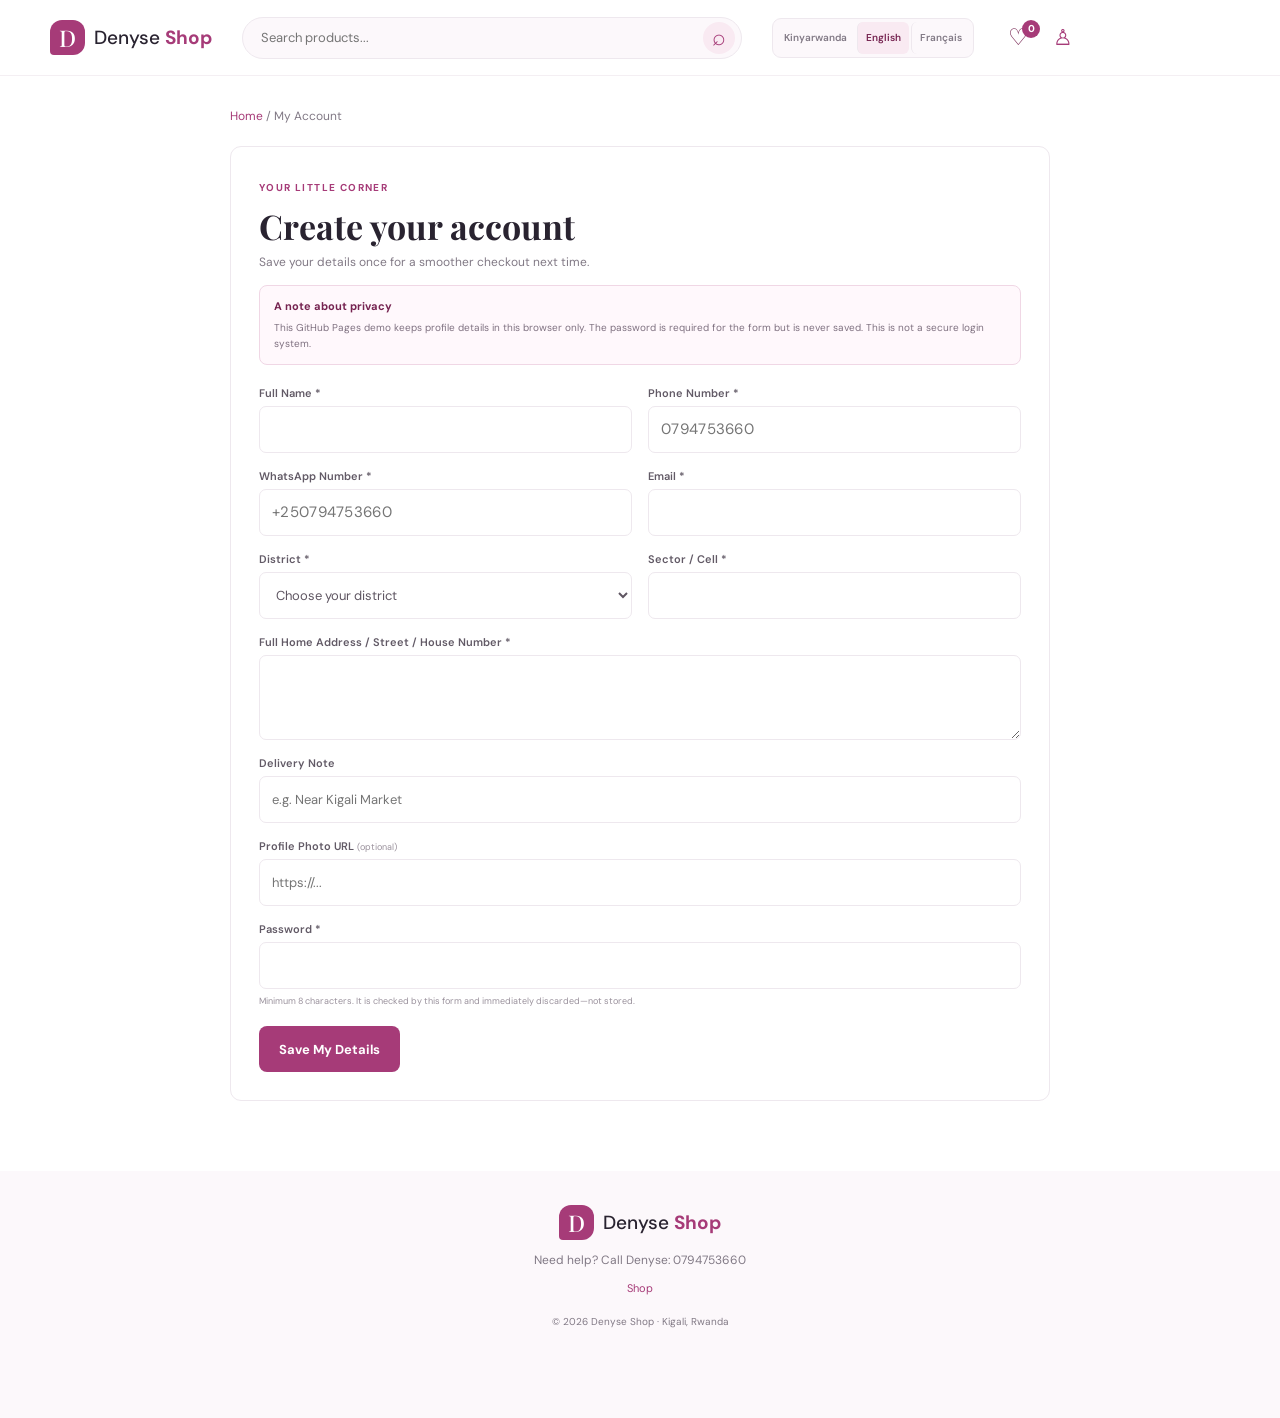
<file: account.html>
<!doctype html>
<html lang="en">
<head><meta charset="utf-8"><meta name="viewport" content="width=device-width, initial-scale=1"><meta name="theme-color" content="#a63b78"><meta name="description" content="Create or update your Denyse Shop customer details."><title>My Account | Denyse Shop</title><link rel="preconnect" href="https://fonts.googleapis.com"><link rel="preconnect" href="https://fonts.gstatic.com" crossorigin><link href="https://fonts.googleapis.com/css2?family=DM+Sans:wght@400;500;600;700&family=Playfair+Display:wght@600;700&display=swap" rel="stylesheet"><link rel="stylesheet" href="style.css"><script src="products.js" defer></script><script src="script.js" defer></script></head>
<body data-page="account">
  <header class="site-header"><a class="brand" href="index.html"><span class="brand-mark">D</span><span>Denyse <b>Shop</b></span></a><form class="header-search" action="shop.html"><label class="sr-only" for="search-input">Search products</label><input id="search-input" name="q" placeholder="Search products..."><button class="search-button" aria-label="Search">⌕</button></form><div class="header-actions"><a class="header-icon-link" href="cart.html" aria-label="Shopping cart">♡<span class="cart-count" data-cart-count>0</span></a><a class="header-icon-link account-icon selected" href="account.html" aria-label="My account">♙</a></div></header>
  <main class="subpage-main account-main"><p class="breadcrumb"><a href="index.html">Home</a> / My Account</p>
    <section class="account-form-panel panel" id="account-form-panel"><div class="account-form-heading"><span class="eyebrow">YOUR LITTLE CORNER</span><h1 class="page-title" id="account-form-title">Create your account</h1><p>Save your details once for a smoother checkout next time.</p></div>
      <div class="privacy-notice"><strong>A note about privacy</strong><span>This GitHub Pages demo keeps profile details in this browser only. The password is required for the form but is never saved. This is not a secure login system.</span></div>
      <form id="account-form" novalidate><div class="form-grid">
        <div class="form-field"><label for="account-name">Full Name *</label><input class="form-control" id="account-name" name="name" autocomplete="name" required></div>
        <div class="form-field"><label for="account-phone">Phone Number *</label><input class="form-control large-input" id="account-phone" name="phone" type="tel" inputmode="tel" autocomplete="tel" placeholder="0794753660" required></div>
        <div class="form-field"><label for="account-whatsapp">WhatsApp Number *</label><input class="form-control large-input" id="account-whatsapp" name="whatsapp" type="tel" inputmode="tel" placeholder="+250794753660" required></div>
        <div class="form-field"><label for="account-email">Email *</label><input class="form-control" id="account-email" name="email" type="email" autocomplete="email" required></div>
        <div class="form-field"><label for="account-district">District *</label><select class="form-control" id="account-district" name="district" required><option value="">Choose your district</option><option>Gasabo</option><option>Kicukiro</option><option>Nyarugenge</option><option>Other</option></select></div>
        <div class="form-field"><label for="account-sector">Sector / Cell *</label><input class="form-control" id="account-sector" name="sector" autocomplete="address-level3" required></div>
        <div class="form-field full"><label for="account-address">Full Home Address / Street / House Number *</label><textarea class="form-control" id="account-address" name="address" autocomplete="street-address" required></textarea></div>
        <div class="form-field full"><label for="account-note">Delivery Note</label><input class="form-control" id="account-note" name="note" placeholder="e.g. Near Kigali Market"></div>
        <div class="form-field full"><label for="account-photo">Profile Photo URL <span class="optional-label">(optional)</span></label><input class="form-control" id="account-photo" name="photo" type="url" placeholder="https://..."></div>
        <div class="form-field full"><label for="account-password">Password *</label><input class="form-control" id="account-password" name="password" type="password" minlength="8" autocomplete="new-password" required><small class="field-help">Minimum 8 characters. It is checked by this form and immediately discarded—not stored.</small></div>
      </div><div class="account-form-actions"><button class="button button-primary" id="account-save-button" type="submit">Save My Details</button><button class="button button-outline hidden" id="account-cancel-button" type="button">Cancel</button></div></form>
    </section>
    <section class="customer-dashboard hidden" id="customer-dashboard"></section>
  </main>
  <footer class="site-footer"><a class="brand brand-footer" href="index.html"><span class="brand-mark">D</span><span>Denyse <b>Shop</b></span></a><p>Need help? <a href="tel:+250794753660">Call Denyse: 0794753660</a></p><div class="footer-links"><a href="shop.html">Shop</a></div><small>© <span data-year></span> Denyse Shop · Kigali, Rwanda</small></footer>
  <nav class="mobile-nav" aria-label="Main navigation"><a href="index.html"><span>⌂</span>Home</a><a href="shop.html"><span>▦</span>Shop</a><a href="cart.html"><span>♡<i class="nav-cart-count" data-cart-count>0</i></span>Cart</a><a class="active" href="account.html#orders"><span>▤</span>My Orders</a><a class="active" href="account.html"><span>♙</span>Account</a></nav>
<script src="language.js"></script></body></html>
</file>
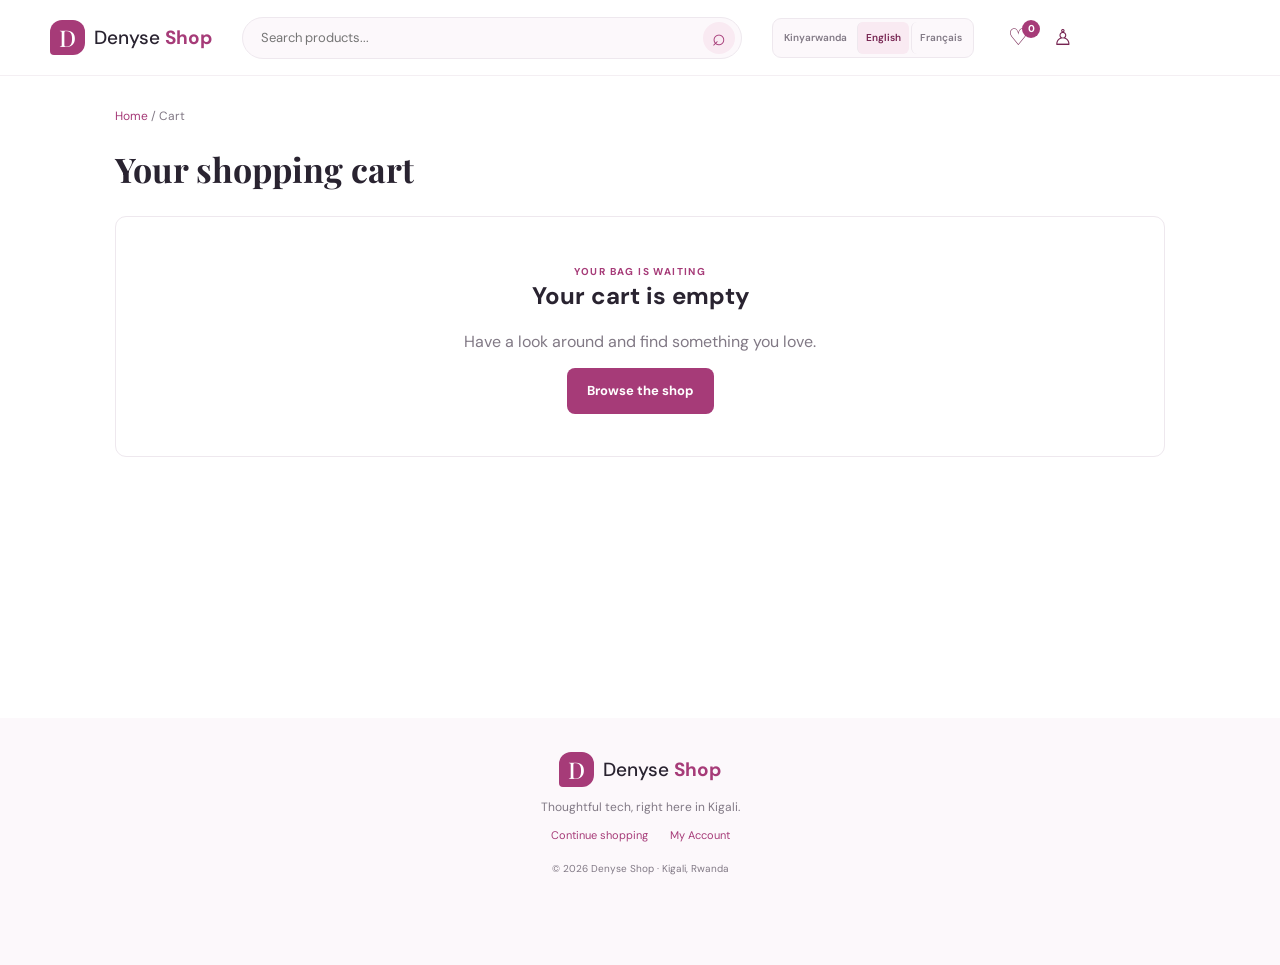
<file: cart.html>
<!doctype html>
<html lang="en">
<head><meta charset="utf-8"><meta name="viewport" content="width=device-width, initial-scale=1"><meta name="theme-color" content="#a63b78"><title>Your Cart | Denyse Shop</title><link rel="preconnect" href="https://fonts.googleapis.com"><link rel="preconnect" href="https://fonts.gstatic.com" crossorigin><link href="https://fonts.googleapis.com/css2?family=DM+Sans:wght@400;500;600;700&family=Playfair+Display:wght@600;700&display=swap" rel="stylesheet"><link rel="stylesheet" href="style.css"><script src="products.js" defer></script><script src="script.js" defer></script></head>
<body data-page="cart">
  <header class="site-header"><a class="brand" href="index.html"><span class="brand-mark">D</span><span>Denyse <b>Shop</b></span></a><form class="header-search" action="shop.html"><label class="sr-only" for="search-input">Search products</label><input id="search-input" name="q" placeholder="Search products..."><button class="search-button" aria-label="Search">⌕</button></form><div class="header-actions"><a class="header-icon-link" href="cart.html" aria-label="Shopping cart">♡<span class="cart-count" data-cart-count>0</span></a><a class="header-icon-link account-icon" href="account.html" aria-label="My account">♙</a></div></header>
  <main class="subpage-main"><p class="breadcrumb"><a href="index.html">Home</a> / Cart</p><h1 class="page-title">Your shopping cart</h1><div id="cart-content"></div></main>
  <footer class="site-footer"><a class="brand brand-footer" href="index.html"><span class="brand-mark">D</span><span>Denyse <b>Shop</b></span></a><p>Thoughtful tech, right here in Kigali.</p><div class="footer-links"><a href="shop.html">Continue shopping</a><a href="account.html">My Account</a></div><small>© <span data-year></span> Denyse Shop · Kigali, Rwanda</small></footer>
  <nav class="mobile-nav" aria-label="Main navigation"><a href="index.html"><span>⌂</span>Home</a><a href="shop.html"><span>▦</span>Shop</a><a class="active" href="cart.html"><span>♡<i class="nav-cart-count" data-cart-count>0</i></span>Cart</a><a href="account.html#orders"><span>▤</span>My Orders</a><a href="account.html"><span>♙</span>Account</a></nav>
<script src="language.js"></script></body></html>
</file>
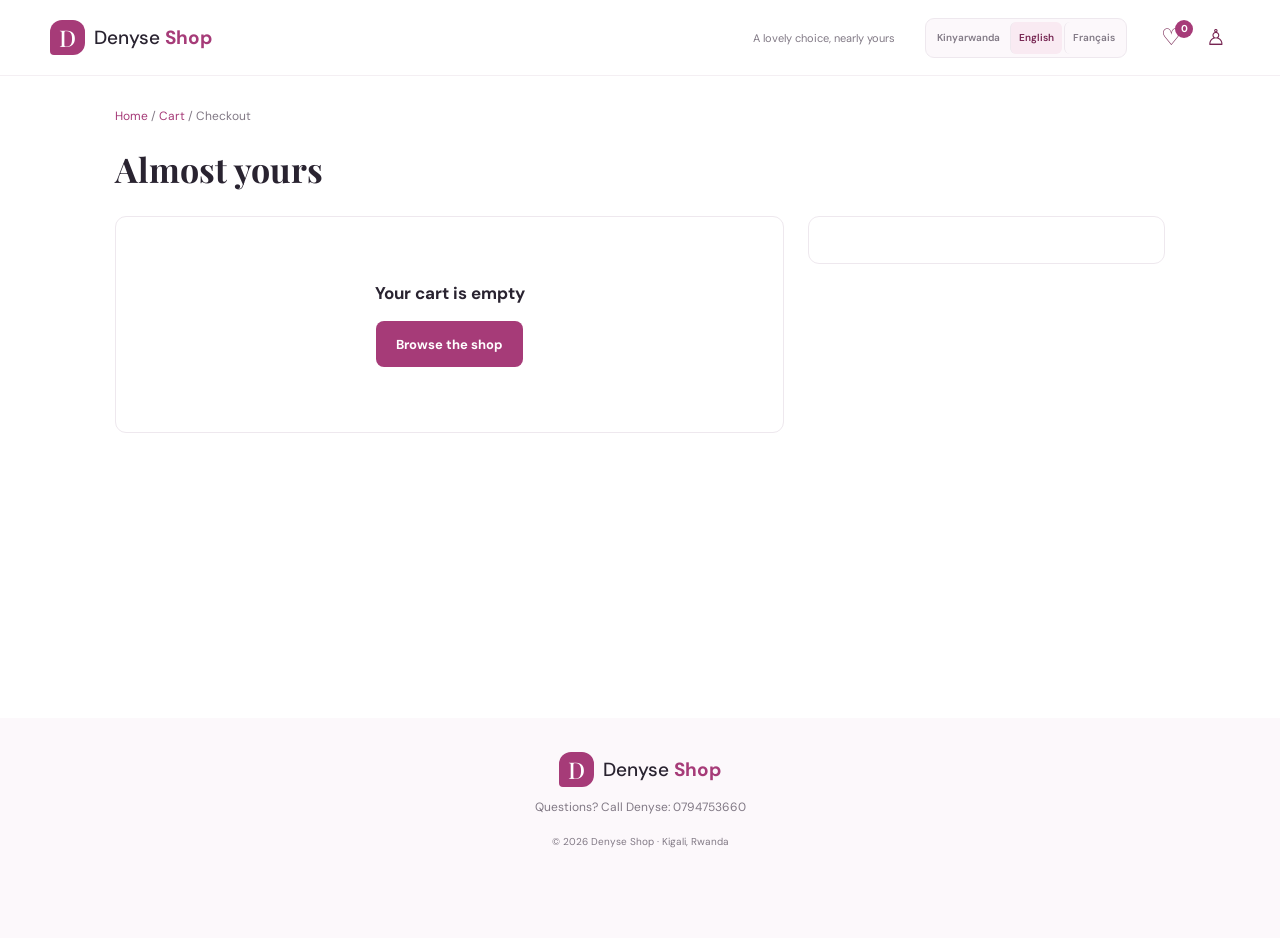
<file: checkout.html>
<!doctype html>
<html lang="en">
<head><meta charset="utf-8"><meta name="viewport" content="width=device-width, initial-scale=1"><meta name="theme-color" content="#a63b78"><title>Checkout | Denyse Shop</title><link rel="preconnect" href="https://fonts.googleapis.com"><link rel="preconnect" href="https://fonts.gstatic.com" crossorigin><link href="https://fonts.googleapis.com/css2?family=DM+Sans:wght@400;500;600;700&family=Playfair+Display:wght@600;700&display=swap" rel="stylesheet"><link rel="stylesheet" href="style.css"><script src="products.js" defer></script><script src="script.js" defer></script></head>
<body data-page="checkout">
  <header class="site-header"><a class="brand" href="index.html"><span class="brand-mark">D</span><span>Denyse <b>Shop</b></span></a><span class="checkout-header-note">A lovely choice, nearly yours</span><div class="header-actions"><a class="header-icon-link" href="cart.html" aria-label="Shopping cart">♡<span class="cart-count" data-cart-count>0</span></a><a class="header-icon-link account-icon" href="account.html" aria-label="My account">♙</a></div></header>
  <main class="subpage-main"><p class="breadcrumb"><a href="index.html">Home</a> / <a href="cart.html">Cart</a> / Checkout</p><h1 class="page-title">Almost yours</h1>
    <div class="checkout-layout"><form class="panel checkout-form" id="checkout-form">
      <section class="delivery-section"><div class="checkout-section-heading"><div><span class="eyebrow">DELIVERY IN KIGALI</span><h2>Delivery Details</h2></div><a class="text-link" id="edit-delivery-link" href="account.html">Edit</a></div>
        <div id="delivery-summary"></div>
        <div id="guest-delivery" class="hidden"><p class="guest-hint">Add your delivery details. <a href="account.html">Create an account</a> to save them for next time.</p><div class="form-grid">
          <div class="form-field full"><label for="guest-name">Full Name *</label><input class="form-control" id="guest-name" name="name" autocomplete="name"></div>
          <div class="form-field"><label for="guest-phone">Phone Number *</label><input class="form-control" id="guest-phone" name="phone" type="tel" inputmode="tel" autocomplete="tel"></div>
          <div class="form-field"><label for="guest-whatsapp">WhatsApp Number</label><input class="form-control" id="guest-whatsapp" name="whatsapp" type="tel" inputmode="tel"></div>
          <div class="form-field full"><label for="guest-email">Email</label><input class="form-control" id="guest-email" name="email" type="email" autocomplete="email"></div>
          <div class="form-field"><label for="guest-district">District *</label><select class="form-control" id="guest-district" name="district"><option value="">Choose district</option><option>Gasabo</option><option>Kicukiro</option><option>Nyarugenge</option><option>Other</option></select></div>
          <div class="form-field"><label for="guest-sector">Sector / Cell</label><input class="form-control" id="guest-sector" name="sector"></div>
          <div class="form-field full"><label for="guest-address">Full Address *</label><textarea class="form-control" id="guest-address" name="address"></textarea></div>
          <div class="form-field full"><label for="guest-note">Delivery Note</label><input class="form-control" id="guest-note" name="note" placeholder="e.g. Near Kigali Market"></div>
        </div></div>
      </section>
      <section class="payment-section"><h2>Choose payment</h2><div class="payment-options">
        <label class="payment-option"><input type="radio" name="payment" value="MTN MoMo" required> <span class="payment-logo mtn-logo">M</span><span>MTN MoMo<small>Pay to Denyse Shop · 0794753660</small></span></label>
        <label class="payment-option"><input type="radio" name="payment" value="Airtel Money"> <span class="payment-logo airtel-logo">A</span><span>Airtel Money<small>Confirm payment with Denyse</small></span></label>
        <label class="payment-option"><input type="radio" name="payment" value="Cash on Delivery"> <span class="payment-logo cash-logo">♡</span><span>Cash on Delivery<small>Pay when your order arrives</small></span></label>
      </div><div class="notice hidden" id="payment-notice" role="status"></div><div class="privacy-notice compact-notice"><strong>Payment safety</strong><span>This static website does not process mobile-money payments and never asks for your PIN.</span></div></section>
      <button class="button button-primary full-width place-order-button" type="submit">Place My Order <span aria-hidden="true">→</span></button>
    </form><aside class="panel checkout-summary-panel" id="checkout-summary"></aside></div>
  </main>
  <dialog class="payment-dialog" id="payment-dialog" aria-labelledby="payment-dialog-title"><h2 id="payment-dialog-title">Mobile money payment</h2><p id="payment-dialog-message"></p><button class="button button-primary" type="button" onclick="document.getElementById('payment-dialog').close()">Got it</button></dialog>
  <footer class="site-footer"><a class="brand brand-footer" href="index.html"><span class="brand-mark">D</span><span>Denyse <b>Shop</b></span></a><p>Questions? <a href="tel:+250794753660">Call Denyse: 0794753660</a></p><small>© <span data-year></span> Denyse Shop · Kigali, Rwanda</small></footer>
  <nav class="mobile-nav" aria-label="Main navigation"><a href="index.html"><span>⌂</span>Home</a><a href="shop.html"><span>▦</span>Shop</a><a class="active" href="cart.html"><span>♡<i class="nav-cart-count" data-cart-count>0</i></span>Cart</a><a href="account.html#orders"><span>▤</span>My Orders</a><a href="account.html"><span>♙</span>Account</a></nav>
<script src="language.js"></script></body></html>
</file>
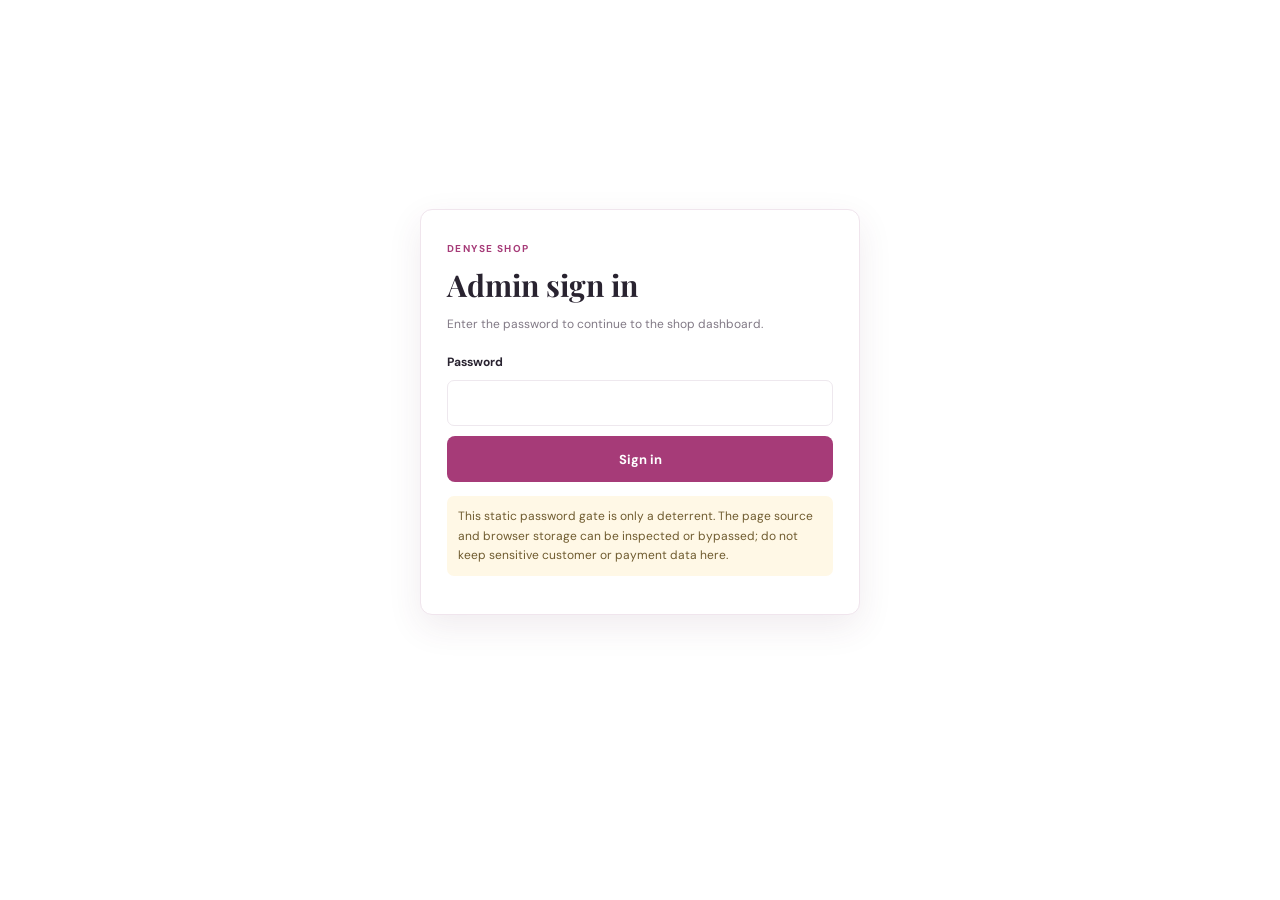
<file: denyse-230-secret.html>
<!doctype html>
<html lang="en">
<head>
  <meta charset="utf-8">
  <meta name="viewport" content="width=device-width, initial-scale=1">
  <meta name="theme-color" content="#a63b78">
  <meta name="description" content="Denyse Shop private admin page.">
  <meta name="robots" content="noindex, nofollow">
  <title>Admin Sign In | Denyse Shop</title>
  <link rel="preconnect" href="https://fonts.googleapis.com">
  <link rel="preconnect" href="https://fonts.gstatic.com" crossorigin>
  <link href="https://fonts.googleapis.com/css2?family=DM+Sans:wght@400;500;600;700&family=Playfair+Display:wght@600;700&display=swap" rel="stylesheet">
  <link rel="stylesheet" href="style.css">
  <script src="products.js" defer></script>
  <script src="script.js" defer></script>
</head>
<body data-page="secret-admin">
  <main class="admin-login-page" id="admin-login">
    <section class="admin-login-card">
      <span class="eyebrow">DENYSE SHOP</span>
      <h1>Admin sign in</h1>
      <p>Enter the password to continue to the shop dashboard.</p>
      <form class="admin-login-form" id="admin-login-form">
        <label for="admin-password">Password</label>
        <input class="form-control" id="admin-password" type="password" autocomplete="current-password" required>
        <button class="button button-primary" type="submit">Sign in</button>
        <p class="admin-login-error" id="admin-login-error" role="alert" aria-live="assertive" hidden></p>
      </form>
      <p class="admin-gate-notice">This static password gate is only a deterrent. The page source and browser storage can be inspected or bypassed; do not keep sensitive customer or payment data here.</p>
    </section>
  </main>
  <div id="admin-content" hidden>
    <header class="site-header"><a class="brand" href="index.html"><span class="brand-mark">D</span><span>Denyse <b>Shop</b></span></a><span class="admin-header-label">LOCAL ADMIN DASHBOARD</span><div class="header-actions"><a class="header-icon-link" href="cart.html" aria-label="Shopping cart">♡<span class="cart-count" data-cart-count>0</span></a><a class="header-icon-link account-icon" href="index.html" aria-label="Back to shop">⌂</a></div></header>
    <main class="subpage-main admin-main">
      <p class="breadcrumb"><a href="index.html">Home</a> / Admin Dashboard</p>
      <h1 class="page-title">Denyse's shop dashboard</h1>
      <div class="privacy-notice admin-warning"><strong>Important</strong><span>This GitHub Pages password gate is only a deterrent. The page and LocalStorage data can be inspected or bypassed. Customer records from other devices cannot appear here; do not store sensitive data in this static dashboard.</span></div>
      <section class="admin-stats" id="admin-stats"></section>
      <section class="admin-section panel">
        <div class="admin-section-heading"><div><span class="eyebrow">YOUR COMMUNITY</span><h2>Customers</h2></div><label class="admin-search"><span class="sr-only">Search customers</span><input id="customer-search" type="search" placeholder="Search name or phone"></label></div>
        <div class="table-wrap"><table class="data-table"><thead><tr><th>Customer</th><th>Phone / WhatsApp</th><th>District</th><th>Address</th><th>Orders</th><th>Total spent</th><th></th></tr></thead><tbody id="admin-customers"></tbody></table></div>
        <p class="table-empty hidden" id="customers-empty">No customers saved in this browser yet.</p>
      </section>
      <section class="admin-section panel">
        <div class="admin-section-heading"><div><span class="eyebrow">KEEP THINGS MOVING</span><h2>Orders</h2></div><span class="section-count" id="order-count"></span></div>
        <div class="table-wrap"><table class="data-table"><thead><tr><th>Order ID</th><th>Customer</th><th>Phone</th><th>Address</th><th>Products bought</th><th>Total price</th><th>Payment</th><th>Status</th></tr></thead><tbody id="admin-orders"></tbody></table></div>
        <p class="table-empty hidden" id="orders-empty">No orders yet.</p>
      </section>
      <section class="admin-section panel">
        <div class="admin-section-heading"><div><span class="eyebrow">THE COLLECTION</span><h2>Products</h2></div><span class="section-count" id="product-count"></span></div>
        <details class="admin-add-product">
          <summary id="product-form-summary">＋ Add a product</summary>
          <form id="admin-product-form">
            <div class="form-grid">
              <div class="form-field"><label for="admin-product-name">Name</label><input class="form-control" id="admin-product-name" name="name" required></div>
              <div class="form-field"><label for="admin-product-category">Category</label><select class="form-control" id="admin-product-category" name="category"><option>Telephone</option><option>Tablet</option><option>Headphone</option><option>Mouse</option><option>Cable</option><option>Machine</option></select></div>
              <div class="form-field"><label for="admin-product-price">Price (RWF)</label><input class="form-control" id="admin-product-price" name="price" type="number" min="1" required></div>
              <div class="form-field"><label for="admin-product-stock">Stock</label><input class="form-control" id="admin-product-stock" name="stock" type="number" min="0" value="0" required></div>
              <div class="form-field full"><label for="admin-product-image">Photo URL (optional)</label><input class="form-control" id="admin-product-image" name="image" type="url"></div>
              <div class="form-field full"><label for="admin-product-description">Description</label><textarea class="form-control" id="admin-product-description" name="description" required></textarea></div>
            </div>
            <div class="admin-form-actions"><button class="button button-primary" id="admin-product-save" type="submit">Save Product</button><button class="button button-outline hidden" id="admin-product-cancel" type="button">Cancel edit</button></div>
          </form>
        </details>
        <div class="table-wrap"><table class="data-table"><thead><tr><th>Product</th><th>Category</th><th>Price</th><th>Stock</th><th>Actions</th></tr></thead><tbody id="admin-products"></tbody></table></div>
      </section>
    </main>
    <dialog class="customer-dialog" id="customer-dialog" aria-labelledby="customer-dialog-title">
      <div class="dialog-heading"><div><span class="eyebrow">CUSTOMER DETAILS</span><h2 id="customer-dialog-title">Customer</h2></div><button class="dialog-close" type="button" aria-label="Close customer details">×</button></div>
      <div id="customer-dialog-body"></div>
    </dialog>
    <footer class="site-footer"><a class="brand brand-footer" href="index.html"><span class="brand-mark">D</span><span>Denyse <b>Shop</b></span></a><p>Admin dashboard · Kigali, Rwanda</p><div class="footer-links"><a href="shop.html">View shop</a><a href="account.html">Customer account</a></div><small>© <span data-year></span> Denyse Shop</small></footer>
  </div>
</body>
</html>
</file>
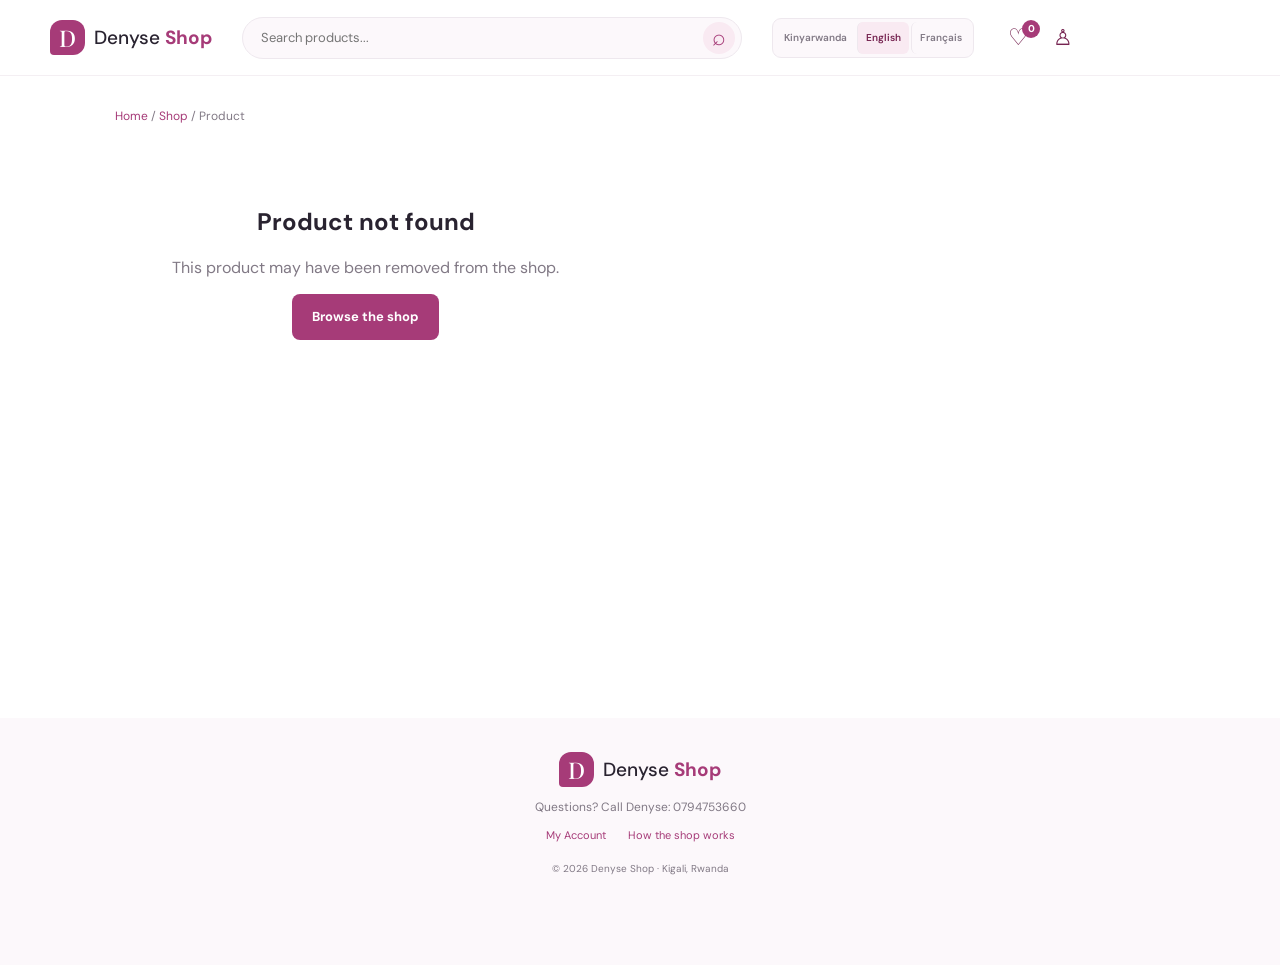
<file: product.html>
<!doctype html>
<html lang="en">
<head><meta charset="utf-8"><meta name="viewport" content="width=device-width, initial-scale=1"><meta name="theme-color" content="#a63b78"><title>Product | Denyse Shop</title><link rel="preconnect" href="https://fonts.googleapis.com"><link rel="preconnect" href="https://fonts.gstatic.com" crossorigin><link href="https://fonts.googleapis.com/css2?family=DM+Sans:wght@400;500;600;700&family=Playfair+Display:wght@600;700&display=swap" rel="stylesheet"><link rel="stylesheet" href="style.css"><script src="products.js" defer></script><script src="script.js" defer></script></head>
<body data-page="product">
  <header class="site-header"><a class="brand" href="index.html"><span class="brand-mark">D</span><span>Denyse <b>Shop</b></span></a><form class="header-search" action="shop.html"><label class="sr-only" for="search-input">Search products</label><input id="search-input" name="q" placeholder="Search products..."><button class="search-button" aria-label="Search">⌕</button></form><div class="header-actions"><a class="header-icon-link" href="cart.html" aria-label="Shopping cart">♡<span class="cart-count" data-cart-count>0</span></a><a class="header-icon-link account-icon" href="account.html" aria-label="My account">♙</a></div></header>
  <main class="subpage-main"><p class="breadcrumb"><a href="index.html">Home</a> / <a href="shop.html">Shop</a> / Product</p><div class="detail-layout" id="product-detail"></div></main>
  <footer class="site-footer"><a class="brand brand-footer" href="index.html"><span class="brand-mark">D</span><span>Denyse <b>Shop</b></span></a><p>Questions? <a href="tel:+250794753660">Call Denyse: 0794753660</a></p><div class="footer-links"><a href="account.html">My Account</a><a href="system-design.html">How the shop works</a></div><small>© <span data-year></span> Denyse Shop · Kigali, Rwanda</small></footer>
  <nav class="mobile-nav" aria-label="Main navigation"><a href="index.html"><span>⌂</span>Home</a><a class="active" href="shop.html"><span>▦</span>Shop</a><a href="cart.html"><span>♡<i class="nav-cart-count" data-cart-count>0</i></span>Cart</a><a href="account.html#orders"><span>▤</span>My Orders</a><a href="account.html"><span>♙</span>Account</a></nav>
<script src="language.js"></script></body></html>
</file>
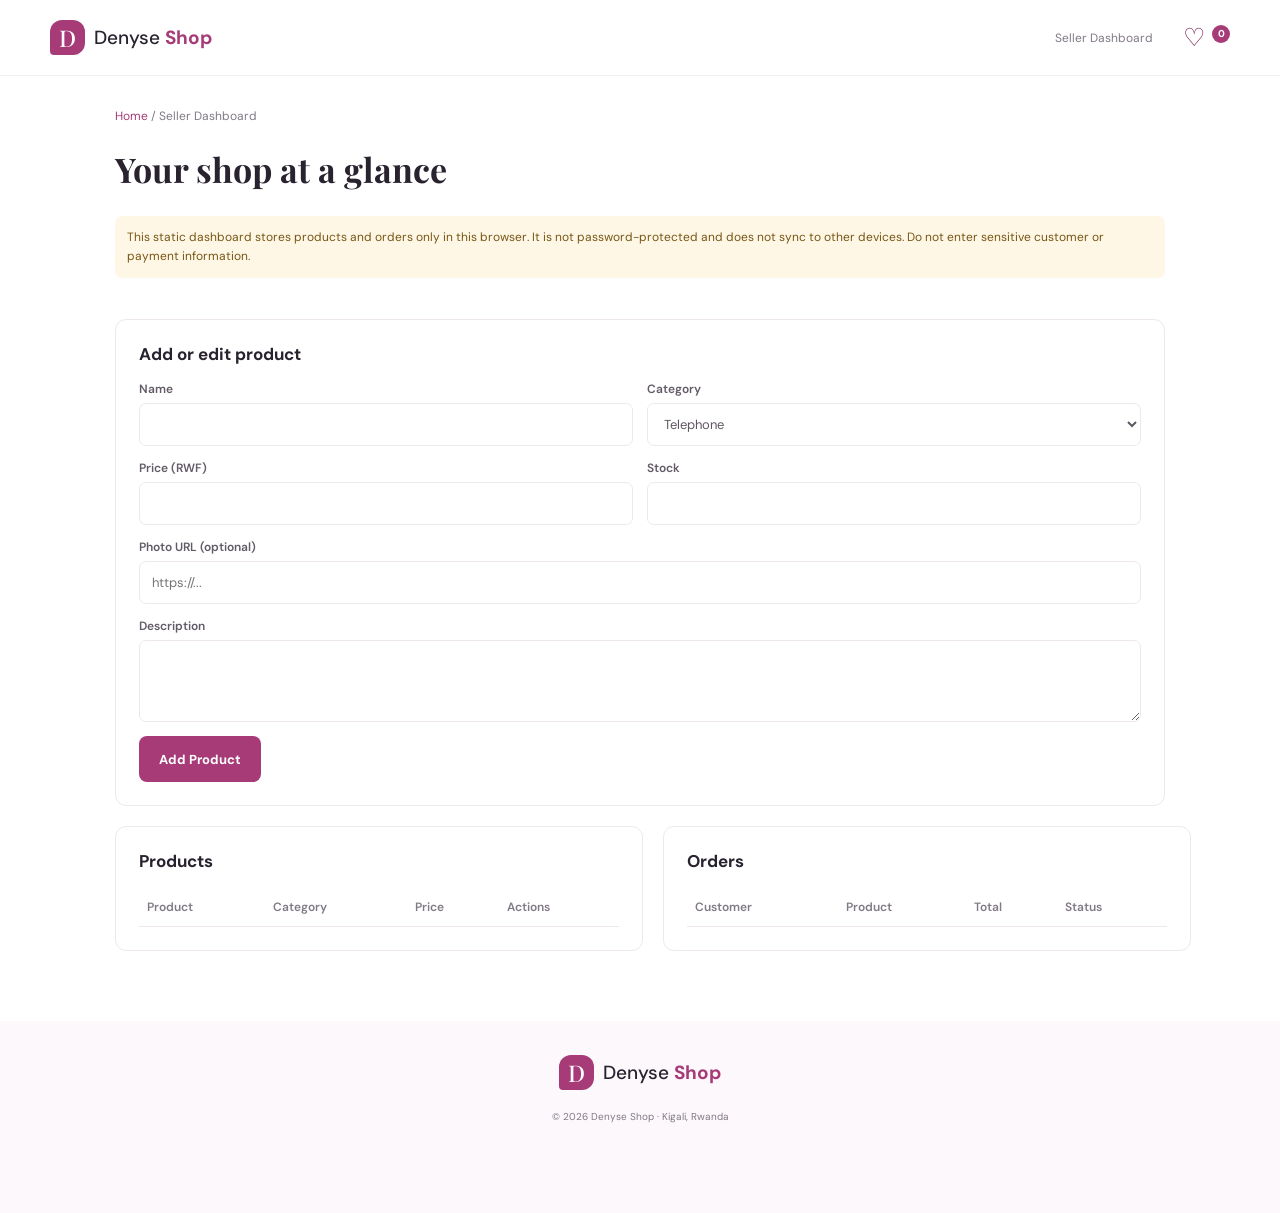
<file: seller.html>
<!doctype html>
<html lang="en">
<head><meta charset="utf-8"><meta name="viewport" content="width=device-width, initial-scale=1"><meta name="theme-color" content="#a63b78"><title>Seller Dashboard | Denyse Shop</title><link rel="preconnect" href="https://fonts.googleapis.com"><link rel="preconnect" href="https://fonts.gstatic.com" crossorigin><link href="https://fonts.googleapis.com/css2?family=DM+Sans:wght@400;500;600;700&family=Playfair+Display:wght@600;700&display=swap" rel="stylesheet"><link rel="stylesheet" href="style.css"><script src="products.js" defer></script><script src="script.js" defer></script></head>
<body data-page="seller">
  <header class="site-header"><a class="brand" href="index.html"><span class="brand-mark">D</span><span>Denyse <b>Shop</b></span></a><span style="margin-left:auto;color:var(--muted);font-size:12px">Seller Dashboard</span><a class="header-cart" href="cart.html" aria-label="Open cart">♡ <span class="cart-count" data-cart-count>0</span></a></header>
  <main class="subpage-main"><p class="breadcrumb"><a href="index.html">Home</a> / Seller Dashboard</p><h1 class="page-title">Your shop at a glance</h1><p class="notice">This static dashboard stores products and orders only in this browser. It is not password-protected and does not sync to other devices. Do not enter sensitive customer or payment information.</p>
    <section class="dashboard-stats" id="seller-stats"></section>
    <section class="panel dashboard-section" style="margin-bottom:20px"><h2>Add or edit product</h2><form id="seller-product-form"><div class="form-grid">
      <div class="form-field"><label for="seller-name">Name</label><input class="form-control" id="seller-name" name="name" required></div>
      <div class="form-field"><label for="seller-category">Category</label><select class="form-control" id="seller-category" name="category" required><option>Telephone</option><option>Tablet</option><option>Headphone</option><option>Mouse</option><option>Cable</option><option>Machine</option></select></div>
      <div class="form-field"><label for="seller-price">Price (RWF)</label><input class="form-control" id="seller-price" name="price" type="number" min="1" step="1" required></div>
      <div class="form-field"><label for="seller-stock">Stock</label><input class="form-control" id="seller-stock" name="stock" type="number" min="0" step="1" required></div>
      <div class="form-field full"><label for="seller-photo">Photo URL (optional)</label><input class="form-control" id="seller-photo" name="photo" type="url" placeholder="https://..."></div>
      <div class="form-field full"><label for="seller-description">Description</label><textarea class="form-control" id="seller-description" name="description" required></textarea></div>
      </div><div style="display:flex;gap:9px;margin-top:14px"><button class="button button-primary" id="seller-save-button" type="submit">Add Product</button><button class="button button-outline hidden" id="seller-cancel-edit" type="button">Cancel edit</button></div></form></section>
    <div class="dashboard-columns"><section class="panel dashboard-section"><h2>Products</h2><div class="seller-table-wrap"><table class="seller-table"><thead><tr><th>Product</th><th>Category</th><th>Price</th><th>Actions</th></tr></thead><tbody id="seller-products"></tbody></table></div></section>
      <section class="panel dashboard-section"><h2>Orders</h2><div class="seller-table-wrap"><table class="seller-table"><thead><tr><th>Customer</th><th>Product</th><th>Total</th><th>Status</th></tr></thead><tbody id="seller-orders"></tbody></table></div></section></div>
  </main>
  <footer class="site-footer"><a class="brand brand-footer" href="index.html"><span class="brand-mark">D</span><span>Denyse <b>Shop</b></span></a><small>© <span data-year></span> Denyse Shop · Kigali, Rwanda</small></footer>
</body></html>
</file>
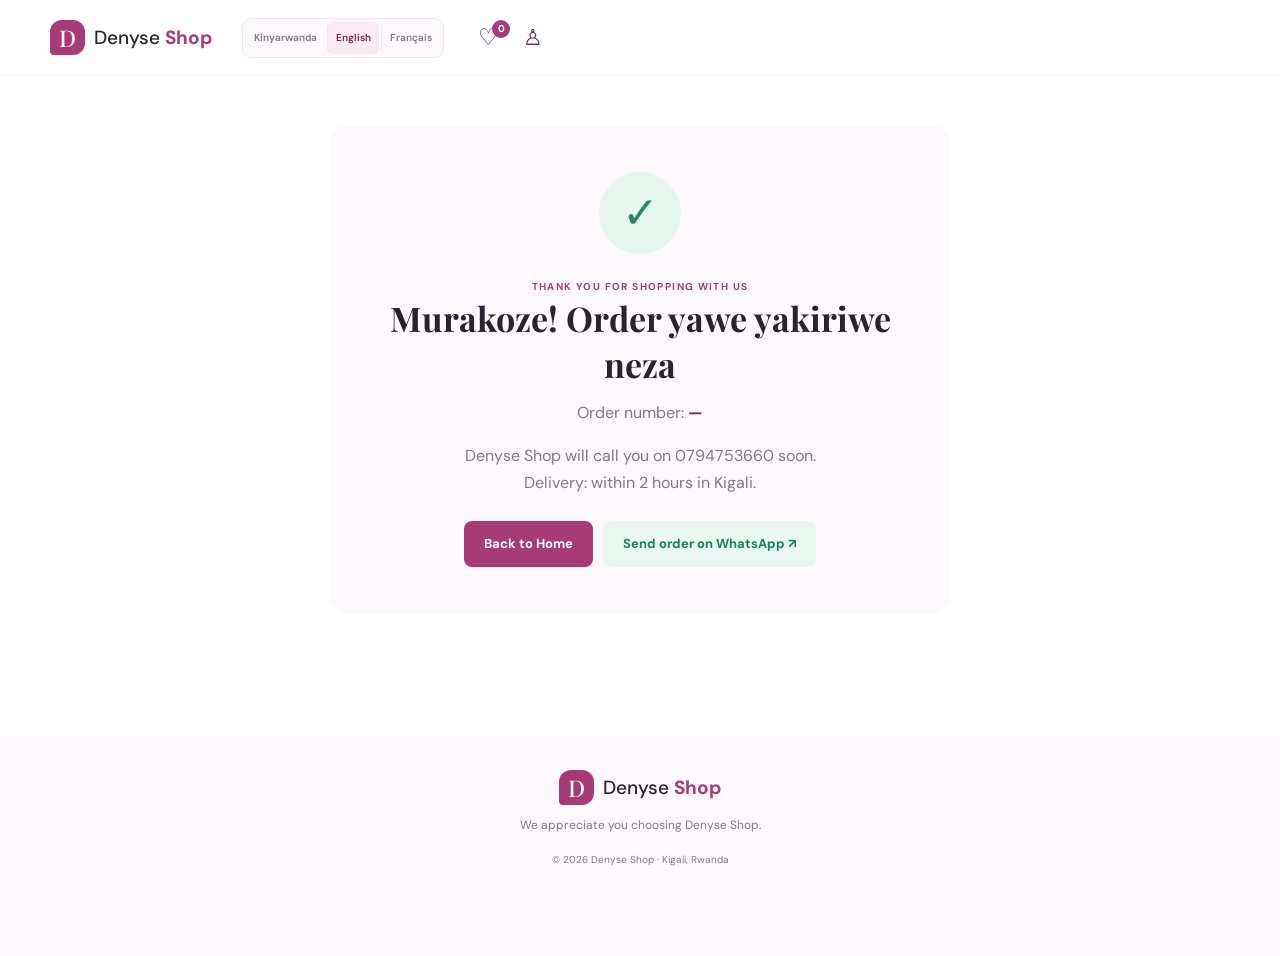
<file: success.html>
<!doctype html>
<html lang="en">
<head><meta charset="utf-8"><meta name="viewport" content="width=device-width, initial-scale=1"><meta name="theme-color" content="#a63b78"><title>Order received | Denyse Shop</title><link rel="preconnect" href="https://fonts.googleapis.com"><link rel="preconnect" href="https://fonts.gstatic.com" crossorigin><link href="https://fonts.googleapis.com/css2?family=DM+Sans:wght@400;500;600;700&family=Playfair+Display:wght@600;700&display=swap" rel="stylesheet"><link rel="stylesheet" href="style.css"><script src="products.js" defer></script><script src="script.js" defer></script></head>
<body data-page="success">
  <header class="site-header"><a class="brand" href="index.html"><span class="brand-mark">D</span><span>Denyse <b>Shop</b></span></a><div class="header-actions"><a class="header-icon-link" href="cart.html" aria-label="Shopping cart">♡<span class="cart-count" data-cart-count>0</span></a><a class="header-icon-link account-icon" href="account.html" aria-label="My account">♙</a></div></header>
  <main class="subpage-main"><section class="success-card"><div class="success-check" aria-hidden="true">✓</div><span class="eyebrow">THANK YOU FOR SHOPPING WITH US</span><h1>Murakoze! Order yawe yakiriwe neza</h1><p>Order number: <strong class="order-number" id="success-order-number">—</strong></p><p>Denyse Shop will call you on 0794753660 soon.<br>Delivery: within 2 hours in Kigali.</p><div id="success-order-summary"></div><div class="success-actions"><a class="button button-primary" href="index.html">Back to Home</a><a class="button button-whatsapp" id="success-whatsapp" href="https://wa.me/250794753660" target="_blank" rel="noopener">Send order on WhatsApp ↗</a></div></section></main>
  <footer class="site-footer"><a class="brand brand-footer" href="index.html"><span class="brand-mark">D</span><span>Denyse <b>Shop</b></span></a><p>We appreciate you choosing Denyse Shop.</p><small>© <span data-year></span> Denyse Shop · Kigali, Rwanda</small></footer>
<script src="language.js"></script></body></html>
</file>
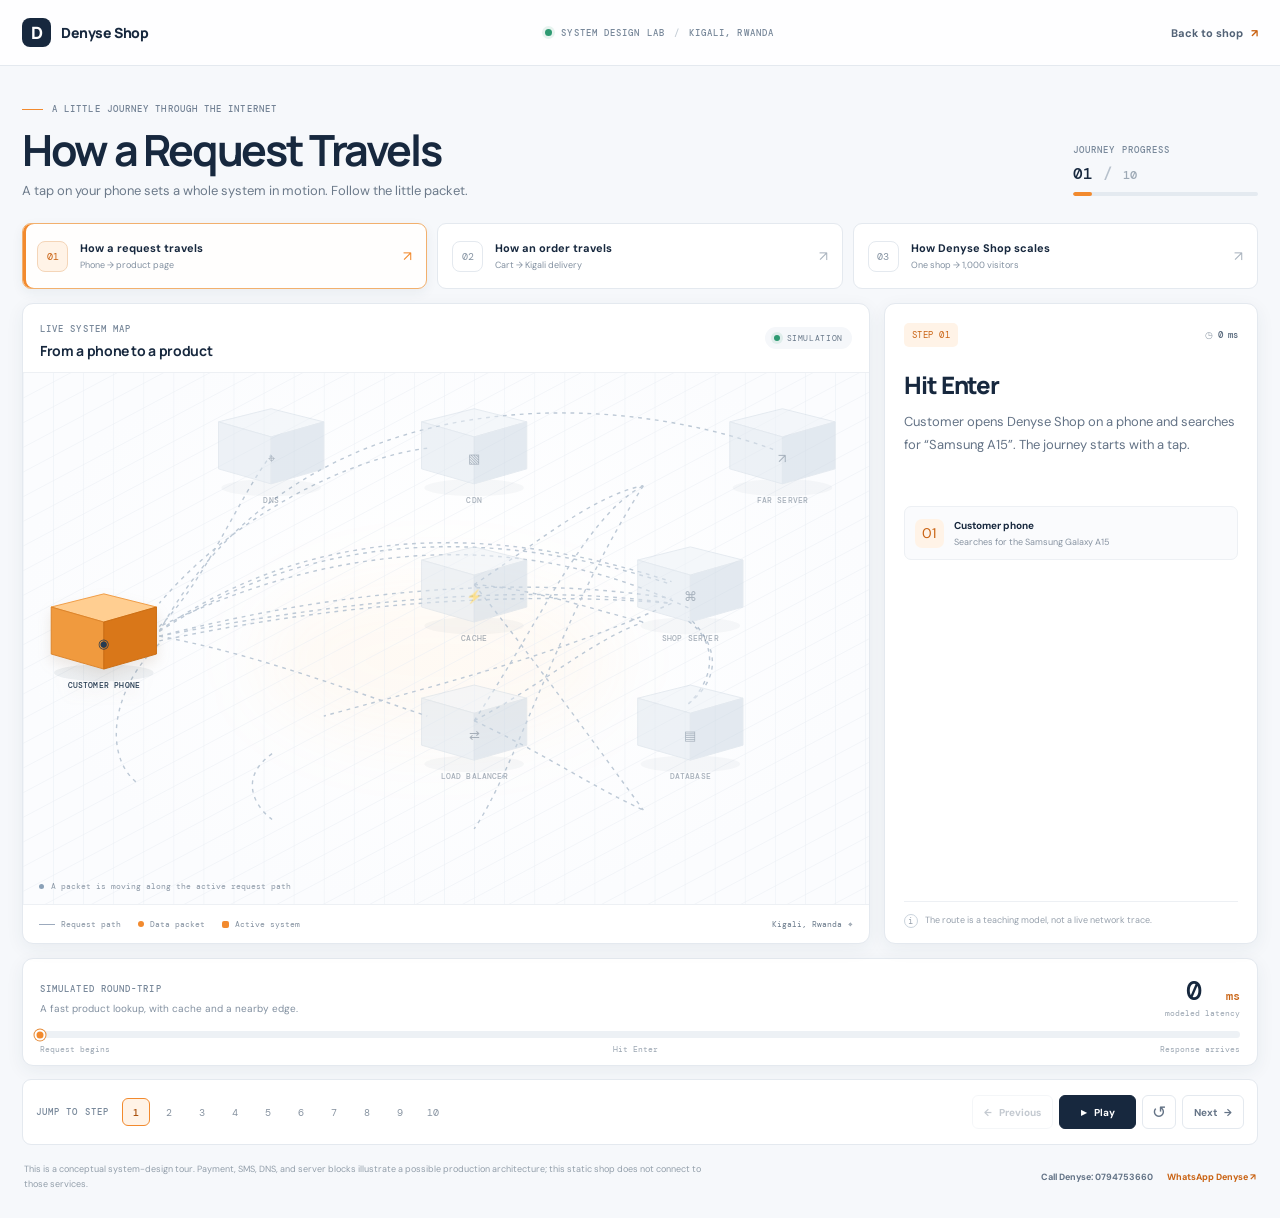
<file: system-design.html>
<!doctype html>
<html lang="en">
<head>
  <meta charset="utf-8">
  <meta name="viewport" content="width=device-width, initial-scale=1">
  <meta name="theme-color" content="#f6f8fb">
  <meta name="description" content="An interactive, animated tour of how a Denyse Shop request, order, and growing traffic can travel through a web system.">
  <title>How Your Order Travels | Denyse Shop</title>
  <link rel="preconnect" href="https://fonts.googleapis.com">
  <link rel="preconnect" href="https://fonts.gstatic.com" crossorigin>
  <link href="https://fonts.googleapis.com/css2?family=DM+Mono:wght@400;500&family=DM+Sans:wght@400;500;600;700&family=Manrope:wght@500;600;700;800&display=swap" rel="stylesheet">
  <link rel="stylesheet" href="system-design.css">
  <script src="system-design.js" defer></script>
</head>
<body>
  <header class="topbar">
    <a class="top-brand" href="index.html" aria-label="Denyse Shop home"><span class="brand-icon">D</span><span>Denyse Shop</span></a>
    <div class="top-context"><span class="live-dot"></span> SYSTEM DESIGN LAB <span class="context-divider">/</span> KIGALI, RWANDA</div>
    <a class="back-to-shop" href="index.html">Back to shop <span aria-hidden="true">↗</span></a>
  </header>

  <main class="experience">
    <section class="intro">
      <div>
        <p class="kicker"><span class="kicker-line"></span> A LITTLE JOURNEY THROUGH THE INTERNET</p>
        <h1 id="lesson-title">How a Request Travels</h1>
        <p class="intro-copy" id="lesson-subtitle">A tap on your phone sets a whole system in motion. Follow the little packet.</p>
      </div>
      <div class="progress-readout">
        <span class="mono-label">JOURNEY PROGRESS</span>
        <strong><span id="progress-number">01</span><span class="progress-slash"> / </span><span id="progress-total">10</span></strong>
        <div class="progress-track" role="progressbar" aria-label="Lesson progress" aria-valuemin="0" aria-valuemax="100" aria-valuenow="10" id="progress-track"><span id="progress-fill"></span></div>
      </div>
    </section>

    <nav class="lesson-switcher" aria-label="Choose a system design lesson">
      <button class="lesson-tab active" type="button" data-lesson="request"><span class="lesson-index">01</span><span><b>How a request travels</b><small>Phone → product page</small></span><span class="tab-arrow" aria-hidden="true">↗</span></button>
      <button class="lesson-tab" type="button" data-lesson="order"><span class="lesson-index">02</span><span><b>How an order travels</b><small>Cart → Kigali delivery</small></span><span class="tab-arrow" aria-hidden="true">↗</span></button>
      <button class="lesson-tab" type="button" data-lesson="scale"><span class="lesson-index">03</span><span><b>How Denyse Shop scales</b><small>One shop → 1,000 visitors</small></span><span class="tab-arrow" aria-hidden="true">↗</span></button>
    </nav>

    <section class="journey-grid" aria-label="Interactive system walkthrough">
      <div class="diagram-card">
        <div class="diagram-heading">
          <div><span class="mono-label">LIVE SYSTEM MAP</span><h2 id="diagram-title">From a phone to a product</h2></div>
          <div class="diagram-heading-aside"><span class="diagram-hint">SWIPE MAP →</span><span class="simulation-badge"><span class="live-dot"></span> SIMULATION</span></div>
        </div>
        <div class="diagram-wrap">
          <div class="grid-glow" aria-hidden="true"></div>
          <svg id="system-diagram" viewBox="0 0 900 565" role="img" aria-label="Isometric diagram showing a customer phone, DNS, CDN, cache, load balancer, server, database, payment, SMS and delivery systems">
            <defs>
              <pattern id="floor-grid" width="32" height="32" patternUnits="userSpaceOnUse" patternTransform="skewY(-28) scale(1 .82)">
                <path d="M 32 0 L 0 0 0 32" fill="none" stroke="#e9eef4" stroke-width="1"></path>
              </pattern>
              <filter id="packet-glow" x="-300%" y="-300%" width="700%" height="700%">
                <feGaussianBlur stdDeviation="3" result="blur"></feGaussianBlur>
                <feMerge><feMergeNode in="blur"></feMergeNode><feMergeNode in="SourceGraphic"></feMergeNode></feMerge>
              </filter>
            </defs>
            <rect x="0" y="0" width="900" height="565" fill="url(#floor-grid)"></rect>
            <g id="wire-layer" aria-hidden="true"></g>
            <g id="packet-layer" aria-hidden="true"></g>
            <g id="block-layer"></g>
            <g id="packet-label" class="packet-label" aria-hidden="true"><rect x="0" y="0" width="166" height="29" rx="6"></rect><text x="12" y="19">GET /product/samsung-a15</text></g>
            <g id="distance-label" class="distance-label" aria-hidden="true"><rect x="0" y="0" width="142" height="28" rx="6"></rect><text x="12" y="18">KIGALI EDGE · 40 ms</text></g>
          </svg>
          <div class="map-caption"><span class="map-caption-dot"></span><span id="map-caption-text">A product request, moving through the system</span></div>
        </div>
        <div class="diagram-legend"><span><i class="legend-line"></i> Request path</span><span><i class="legend-packet"></i> Data packet</span><span><i class="legend-active"></i> Active system</span><span class="diagram-location">Kigali, Rwanda <span aria-hidden="true">⌖</span></span></div>
      </div>

      <aside class="explanation-card" aria-live="polite">
        <div class="explanation-top"><span class="step-tag" id="step-tag">STEP 01</span><span class="step-time"><span aria-hidden="true">◷</span> <b id="step-time">0 ms</b></span></div>
        <h2 id="step-heading">Hit Enter</h2>
        <p class="step-description" id="step-description"></p>
        <div class="step-visual" id="step-visual"></div>
        <div class="step-footnote"><span class="footnote-mark">i</span><span id="step-footnote">The route is a teaching model, not a live network trace.</span></div>
      </aside>
    </section>

    <section class="timeline-card" aria-label="Simulated journey timing">
      <div class="timeline-top">
        <div><span class="mono-label">SIMULATED ROUND-TRIP</span><p id="timeline-caption">A fast product lookup, with cache and a nearby edge.</p></div>
        <div class="latency-total"><strong id="latency-value">0</strong><span>ms</span><small>modeled latency</small></div>
      </div>
      <div class="timeline-track" id="timeline-track" role="img" aria-label="Simulated request latency timeline"><span class="timeline-progress" id="timeline-progress"></span><i class="timeline-marker" id="timeline-marker"></i></div>
      <div class="timeline-labels"><span>Request begins</span><span id="timeline-mid-label">Looking up the product</span><span>Response arrives</span></div>
      <div class="recap-chart hidden" id="recap-chart" aria-label="Latency breakdown by system step"></div>
    </section>

    <section class="step-controls" aria-label="Lesson controls">
      <div class="step-picker">
        <span class="mono-label">JUMP TO STEP</span>
        <div class="step-buttons" id="step-buttons" role="group" aria-label="Choose a lesson step"></div>
      </div>
      <div class="playback">
        <button class="control-button control-prev" id="previous-button" type="button"><span aria-hidden="true">←</span> Previous</button>
        <button class="control-button control-play" id="play-button" type="button"><span class="play-symbol" aria-hidden="true">▶</span><span id="play-label">Play</span></button>
        <button class="control-button control-replay" id="replay-button" type="button" aria-label="Replay lesson" title="Replay lesson">↺</button>
        <button class="control-button control-next" id="next-button" type="button">Next <span aria-hidden="true">→</span></button>
      </div>
    </section>

    <footer class="lab-footer">
      <p>This is a conceptual system-design tour. Payment, SMS, DNS, and server blocks illustrate a possible production architecture; this static shop does not connect to those services.</p>
      <div><a href="tel:+250794753660">Call Denyse: 0794753660</a><a href="https://wa.me/250794753660" target="_blank" rel="noopener">WhatsApp Denyse <span aria-hidden="true">↗</span></a></div>
    </footer>
  </main>
  <div class="sr-status" id="live-status" aria-live="polite" aria-atomic="true"></div>
</body>
</html>
</file>
<file: style.css>
:root {
  --berry: #a63b78;
  --berry-dark: #762451;
  --berry-light: #f9eaf2;
  --pink: #eaa7c7;
  --ink: #292330;
  --muted: #817985;
  --line: #eee8ee;
  --paper: #fff;
  --soft: #fcf8fb;
  --green: #23876a;
  --shadow: 0 12px 35px rgba(89, 46, 75, .09);
  font-family: "DM Sans", sans-serif;
  color: var(--ink);
  background: var(--paper);
  font-synthesis: none;
  text-rendering: optimizeLegibility;
}
* { box-sizing: border-box; }
html { scroll-behavior: smooth; scroll-padding-top: 85px; }
body { margin: 0; min-width: 320px; background: var(--paper); }
body, button, input, select, textarea { font-family: "DM Sans", sans-serif; }
button, a, select { -webkit-tap-highlight-color: transparent; }
a { color: inherit; text-decoration: none; }
button { cursor: pointer; }
img { display: block; max-width: 100%; }
.sr-only { position: absolute; width: 1px; height: 1px; padding: 0; margin: -1px; overflow: hidden; clip: rect(0,0,0,0); white-space: nowrap; border: 0; }
.hidden { display: none !important; }
.page-width { width: min(1180px, calc(100% - 48px)); margin-inline: auto; }
.site-header { height: 76px; padding: 0 max(24px, calc((100vw - 1180px)/2)); display: flex; align-items: center; gap: 30px; border-bottom: 1px solid #f4eff3; background: rgba(255,255,255,.97); position: sticky; top: 0; z-index: 20; }
.language-switcher { display:flex; align-items:center; gap:2px; flex:0 0 auto; padding:3px; border:1px solid var(--line); border-radius:9px; background:var(--soft); }
.language-switcher button { min-height:32px; padding:0 8px; border:0; border-radius:6px; color:var(--muted); background:transparent; font-size:10px; font-weight:600; white-space:nowrap; }
.language-switcher button + button { border-left:1px solid var(--line); }
.language-switcher button[aria-pressed="true"] { color:var(--berry-dark); background:var(--berry-light); }
.brand { display: inline-flex; align-items: center; gap: 9px; font-size: 19px; font-weight: 500; white-space: nowrap; }
.brand b { color: var(--berry); font-weight: 700; }
.brand-mark { width: 35px; height: 35px; display: grid; place-items: center; color: white; font-family: "Playfair Display", serif; font-size: 23px; border-radius: 12px 12px 12px 4px; background: var(--berry); }
.header-search { height: 42px; max-width: 500px; flex: 1; position: relative; }
.header-search input { width: 100%; height: 100%; border: 1px solid var(--line); background: var(--soft); border-radius: 25px; padding: 0 48px 0 18px; outline: 0; color: var(--ink); font-size: 13px; }
.header-search input:focus { border-color: var(--pink); box-shadow: 0 0 0 3px var(--berry-light); }
.search-button { position: absolute; right: 7px; top: 5px; width: 32px; height: 32px; border: 0; border-radius: 50%; color: var(--berry); background: var(--berry-light); font-size: 23px; line-height: 1; }
.header-phone { font-size: 13px; white-space: nowrap; font-weight: 600; }
.header-phone span { color: var(--berry); }
.header-cart { position: relative; font-size: 25px; color: var(--berry-dark); line-height: 1; }
.cart-count, .nav-cart-count { display: inline-grid; min-width: 18px; height: 18px; padding: 0 4px; place-items: center; border-radius: 10px; background: var(--berry); color: white; font-size: 10px; font-weight: 700; vertical-align: top; }
.hero { background: linear-gradient(110deg, #f8e8f0, #f5eafa 70%, #eee4f5); min-height: 444px; display: grid; grid-template-columns: 1.05fr .95fr; align-items: center; padding: 58px max(7vw, calc((100vw - 1120px)/2)); overflow: hidden; position: relative; }
.hero-copy { position: relative; z-index: 2; max-width: 540px; }
.eyebrow { color: var(--berry); letter-spacing: .14em; font-weight: 700; font-size: 10px; }
h1, h2, h3, p { margin-top: 0; }
.hero h1 { font-family: "Playfair Display", serif; font-size: clamp(44px, 5vw, 66px); line-height: 1.04; letter-spacing: -.035em; margin: 18px 0 15px; }
.hero h1 em { font-weight: 600; color: var(--berry); }
.hero-copy > p { max-width: 420px; color: #665c69; font-size: 14px; line-height: 1.75; margin-bottom: 24px; }
.button { min-height: 46px; padding: 0 20px; display: inline-flex; justify-content: center; align-items: center; gap: 12px; border: 0; border-radius: 8px; font-weight: 700; font-size: 13px; transition: transform .18s, background .18s; }
.button:hover { transform: translateY(-2px); }
.button-light { background: white; color: var(--berry-dark); box-shadow: 0 6px 20px rgba(98,43,78,.09); }
.button-primary { background: var(--berry); color: white; }
.button-primary:hover { background: var(--berry-dark); }
.button-outline { border: 1px solid #dfbfd0; color: var(--berry-dark); background: white; }
.hero-note { display: flex; align-items: center; gap: 8px; color: #725b6c; font-size: 11px; margin-top: 24px; }
.hero-note-icon { color: var(--berry); font-size: 17px; }
.hero-art { min-height: 310px; position: relative; display: grid; place-items: center; }
.hero-art img { width: min(330px, 75%); height: 310px; object-fit: cover; border-radius: 48% 48% 18px 18px; position: relative; z-index: 1; box-shadow: 0 24px 55px rgba(89,46,75,.22); }
.hero-orbit { width: 360px; height: 360px; border: 1px solid rgba(166,59,120,.2); border-radius: 50%; position: absolute; }
.hero-orbit:before, .hero-orbit:after { content: ""; position: absolute; width: 12px; height: 12px; border-radius: 50%; background: var(--berry); }
.hero-orbit:before { top: 39px; right: 44px; }
.hero-orbit:after { bottom: 56px; left: 18px; background: #d98db3; }
.hero-sticker { position: absolute; z-index: 2; bottom: 33px; right: 7%; width: 86px; height: 86px; display: grid; place-content: center; text-align: center; border-radius: 50%; color: white; background: var(--berry); font-size: 11px; line-height: 1.35; letter-spacing: .08em; transform: rotate(9deg); box-shadow: 0 8px 18px #a63b784a; }
.trust-strip { min-height: 78px; padding: 10px 24px; display: flex; justify-content: center; align-items: center; gap: min(9vw, 110px); border-bottom: 1px solid #f4eff3; }
.trust-strip div { display: flex; align-items: center; gap: 10px; font-size: 12px; }
.trust-strip div span { color: var(--berry); font-size: 20px; }
.shop-section { padding-top: 66px; padding-bottom: 68px; }
.section-heading { display: flex; align-items: end; justify-content: space-between; gap: 15px; margin-bottom: 22px; }
.section-heading h2, .contact-banner h2 { font-family: "Playfair Display", serif; font-size: 34px; letter-spacing: -.02em; margin: 8px 0 0; }
.results-count { color: var(--muted); font-size: 12px; padding-bottom: 6px; }
.filter-toolbar { display: flex; flex-direction: column; gap: 15px; margin-bottom: 24px; }
.category-list { display: flex; gap: 8px; overflow-x: auto; padding: 2px 0 5px; scrollbar-width: thin; }
.category-chip { flex: 0 0 auto; border: 1px solid var(--line); border-radius: 22px; padding: 9px 16px; background: white; color: #6d6470; font-size: 12px; }
.category-chip:hover, .category-chip.active { color: white; border-color: var(--berry); background: var(--berry); }
.filter-selects { display: flex; gap: 9px; }
.filter-selects select, .form-control { min-height: 40px; padding: 0 30px 0 12px; border: 1px solid var(--line); border-radius: 7px; background: white; color: #5f5662; font-size: 12px; outline: 0; }
.filter-selects select:focus, .form-control:focus, textarea:focus { border-color: var(--pink); box-shadow: 0 0 0 3px var(--berry-light); }
.product-grid { display: grid; grid-template-columns: repeat(4, minmax(0, 1fr)); gap: 18px; }
.product-card { overflow: hidden; border: 1px solid #f0ebf0; border-radius: 11px; background: white; transition: transform .2s, box-shadow .2s; }
.product-card:hover { transform: translateY(-4px); box-shadow: var(--shadow); }
.product-photo-link { height: 205px; display: block; background: var(--soft); position: relative; }
.product-photo-link img { width: 100%; height: 100%; object-fit: cover; }
.product-category { position: absolute; left: 11px; top: 11px; padding: 6px 9px; border-radius: 20px; color: var(--berry-dark); background: rgba(255,255,255,.94); font-size: 10px; font-weight: 700; }
.product-card-body { padding: 14px; }
.product-title { display: block; min-height: 39px; margin: 0 0 5px; font-size: 14px; font-weight: 600; line-height: 1.4; }
.product-rating { color: #e1a22e; font-size: 12px; letter-spacing: .08em; }
.product-rating small { color: #928a95; font-size: 10px; letter-spacing: 0; }
.product-price-row { display: flex; align-items: baseline; flex-wrap: wrap; gap: 8px; margin: 9px 0 13px; }
.product-price { color: var(--berry-dark); font-size: 17px; font-weight: 700; }
.old-price { color: #a9a2aa; font-size: 11px; text-decoration: line-through; }
.card-add { width: 100%; min-height: 38px; border: 1px solid #e8cddd; border-radius: 6px; color: var(--berry-dark); background: #fffafd; font-size: 11px; font-weight: 700; }
.card-add:hover { color: white; background: var(--berry); border-color: var(--berry); }
.empty-state { text-align: center; padding: 60px 20px; }
.empty-state > span { color: var(--pink); font-size: 38px; }
.empty-state h3 { margin: 8px 0; }
.empty-state p { color: var(--muted); }
.contact-banner { padding: 34px 40px; margin-bottom: 70px; border-radius: 12px; display: flex; justify-content: space-between; align-items: center; gap: 20px; background: linear-gradient(100deg,#f9eaf2,#f4eefa); }
.contact-banner h2 { font-size: 27px; margin: 8px 0; }
.contact-banner p { color: var(--muted); margin: 0; font-size: 13px; }
.site-footer { text-align: center; background: var(--soft); padding: 34px 20px 90px; color: var(--muted); }
.brand-footer { color: var(--ink); }
.site-footer p { margin: 12px 0 5px; font-size: 12px; }
.site-footer > a:not(.brand) { color: var(--berry); font-size: 12px; }
.site-footer small { display: block; margin-top: 20px; font-size: 10px; }
.mobile-nav { display: none; }

/* Shared inner pages */
.subpage-main { width: min(1050px, calc(100% - 40px)); min-height: 60vh; margin: 32px auto 70px; }
.breadcrumb { color: var(--muted); font-size: 12px; margin: 0 0 22px; }
.breadcrumb a { color: var(--berry); }
.page-title { font-family: "Playfair Display", serif; font-size: 34px; margin: 0 0 24px; }
.detail-layout { display: grid; grid-template-columns: 1fr 1fr; gap: 48px; align-items: start; }
.detail-photo { width: 100%; aspect-ratio: 1 / .88; object-fit: cover; border-radius: 14px; background: var(--soft); }
.detail-copy h1 { font-family: "Playfair Display", serif; font-size: clamp(28px,4vw,40px); margin: 12px 0; }
.detail-copy .detail-price { font-size: 25px; color: var(--berry-dark); font-weight: 700; }
.detail-copy .old-price { font-size: 14px; margin-left: 8px; }
.detail-description { color: #69616d; font-size: 14px; line-height: 1.8; margin: 19px 0; }
.spec-list { padding: 0; list-style: none; margin: 0 0 20px; }
.spec-list li { padding: 10px 0; border-bottom: 1px solid var(--line); font-size: 13px; }
.spec-list li:before { content: "✓"; color: var(--green); margin-right: 9px; font-weight: 700; }
.quantity-control { display: inline-flex; align-items: center; border: 1px solid var(--line); border-radius: 7px; overflow: hidden; margin-right: 10px; vertical-align: middle; }
.quantity-control button { width: 36px; height: 42px; border: 0; background: var(--soft); font-size: 18px; color: var(--berry); }
.quantity-control span { min-width: 34px; text-align: center; font-size: 13px; }
.detail-actions { display: flex; flex-wrap: wrap; gap: 9px; align-items: center; margin: 22px 0; }
.contact-actions { display: flex; flex-wrap: wrap; gap: 10px; margin-top: 22px; }
.button-whatsapp { background: #e9f7f0; color: #14835e; }
.button-small { min-height: 39px; font-size: 12px; padding-inline: 14px; }
.panel { padding: 23px; border: 1px solid var(--line); border-radius: 11px; background: white; }
.cart-layout, .checkout-layout { display: grid; grid-template-columns: 1.5fr .8fr; gap: 24px; align-items: start; }
.cart-item { display: grid; grid-template-columns: 88px 1fr auto; gap: 14px; align-items: center; padding: 15px 0; border-bottom: 1px solid var(--line); }
.cart-item:first-child { padding-top: 0; }
.cart-item img { width: 88px; height: 80px; object-fit: cover; border-radius: 8px; background: var(--soft); }
.cart-item h3 { font-size: 14px; margin: 0 0 6px; }
.cart-item-price { color: var(--berry-dark); font-size: 12px; font-weight: 700; }
.cart-item-actions { text-align: right; }
.cart-item-actions .quantity-control { margin: 8px 0 0; }
.remove-item { border: 0; background: transparent; color: #a36c85; font-size: 11px; text-decoration: underline; }
.summary-title { font-size: 16px; margin: 0 0 18px; }
.summary-row { display: flex; justify-content: space-between; gap: 10px; margin: 13px 0; color: #756d78; font-size: 13px; }
.summary-row.total { padding-top: 14px; border-top: 1px solid var(--line); color: var(--ink); font-size: 17px; font-weight: 700; }
.promo-form { display: flex; gap: 8px; margin: 18px 0 8px; }
.promo-form input { width: 100%; min-width: 0; }
.promo-form button { min-height: 40px; padding: 0 13px; border: 0; border-radius: 6px; color: white; background: var(--berry); font-weight: 600; font-size: 11px; }
.form-message { min-height: 18px; font-size: 11px; color: var(--green); }
.full-width { width: 100%; }
.empty-cart { padding: 42px 15px; text-align: center; }
.empty-cart p { color: var(--muted); }
.checkout-form h2 { font-size: 17px; margin: 0 0 17px; }
.form-grid { display: grid; grid-template-columns: 1fr 1fr; gap: 14px; }
.form-field { display: flex; flex-direction: column; gap: 6px; }
.form-field.full { grid-column: 1 / -1; }
.form-field label { color: #625a66; font-size: 12px; font-weight: 600; }
.form-control { width: 100%; min-height: 43px; padding-inline: 12px; font-size: 13px; }
textarea.form-control { height: 82px; resize: vertical; padding-top: 11px; }
.payment-options { display: grid; gap: 8px; margin: 12px 0 20px; }
.payment-option { display: flex; align-items: center; gap: 10px; border: 1px solid var(--line); border-radius: 7px; padding: 12px; font-size: 13px; cursor: pointer; }
.payment-option:has(input:checked) { border-color: var(--berry); background: #fffafd; }
.payment-option input { accent-color: var(--berry); }
.notice { border-radius: 7px; padding: 12px; background: #fff7e6; color: #765614; font-size: 12px; line-height: 1.6; margin-bottom: 16px; }
.payment-dialog { width: min(420px, calc(100% - 32px)); padding: 24px; border: 1px solid var(--line); border-radius: 13px; color: var(--ink); box-shadow: var(--shadow); }
.payment-dialog::backdrop { background: rgba(36, 24, 35, .48); }
.payment-dialog h2 { font-family: "Playfair Display", serif; font-size: 22px; margin: 0 0 12px; }
.payment-dialog p { color: #6d6470; font-size: 13px; line-height: 1.7; }
.success-card { max-width: 620px; text-align: center; margin: 50px auto; padding: 46px 30px; border-radius: 16px; background: var(--soft); }
.success-check { width: 82px; height: 82px; display: grid; place-items: center; margin: 0 auto 20px; border-radius: 50%; background: #e6f5ee; color: var(--green); font-size: 44px; }
.success-card h1 { font-family: "Playfair Display", serif; font-size: 34px; margin-bottom: 12px; }
.success-card p { color: var(--muted); line-height: 1.7; }
.order-number { color: var(--berry-dark); font-weight: 700; }
.success-actions { display: flex; justify-content: center; flex-wrap: wrap; gap: 10px; margin-top: 24px; }
.dashboard-stats { display: grid; grid-template-columns: repeat(3,1fr); gap: 14px; margin-bottom: 25px; }
.stat-card { padding: 20px; border: 1px solid var(--line); border-radius: 10px; background: var(--soft); }
.stat-card span { display: block; color: var(--muted); font-size: 12px; }
.stat-card strong { display: block; margin-top: 8px; color: var(--berry-dark); font-size: 24px; }
.dashboard-columns { display: grid; grid-template-columns: 1fr 1fr; gap: 20px; }
.dashboard-section h2 { font-size: 17px; margin: 0 0 16px; }
.seller-table-wrap { overflow-x: auto; }
.seller-table { width: 100%; border-collapse: collapse; font-size: 12px; min-width: 480px; }
.seller-table th, .seller-table td { padding: 11px 8px; text-align: left; border-bottom: 1px solid var(--line); }
.seller-table th { color: var(--muted); font-weight: 600; }
.table-actions { display: flex; gap: 8px; }
.text-button { border: 0; padding: 3px; background: none; color: var(--berry); font-size: 11px; font-weight: 600; }
.text-button.danger { color: #bd4d65; }
.status-pill { display: inline-block; padding: 5px 8px; border-radius: 12px; background: var(--berry-light); color: var(--berry-dark); font-size: 10px; }
.toast { position: fixed; z-index: 50; left: 50%; bottom: 28px; transform: translate(-50%, 20px); opacity: 0; pointer-events: none; padding: 12px 18px; border-radius: 25px; background: #292330; color: white; font-size: 12px; transition: .2s; }
.toast.show { transform: translate(-50%, 0); opacity: 1; }

@media (min-width: 780px) {
  .filter-toolbar { flex-direction: row; align-items: center; justify-content: space-between; }
}
@media (max-width: 900px) {
  .product-grid { grid-template-columns: repeat(3,minmax(0,1fr)); gap: 13px; }
  .hero { padding-inline: 7vw; }
  .hero-art img { width: 280px; height: 280px; }
  .hero-orbit { width: 320px; height: 320px; }
}
@media (max-width: 640px) {
  html { scroll-padding-top: 68px; }
  .page-width { width: calc(100% - 30px); }
  .site-header { height: 62px; padding: 0 15px; gap: 12px; }
  .language-switcher { position:absolute; top:100%; left:0; right:0; justify-content:center; padding:3px 8px; border:0; border-bottom:1px solid var(--line); border-radius:0; background:rgba(255,255,255,.97); }
  .language-switcher button { min-height:30px; padding:0 11px; font-size:10px; }
  .site-header.has-language-switcher { margin-bottom:36px; }
  .brand { gap: 7px; font-size: 16px; }
  .brand-mark { width: 31px; height: 31px; font-size: 20px; }
  .header-search { height: 36px; }
  .header-search input { padding-left: 11px; padding-right: 35px; font-size: 11px; }
  .search-button { right: 3px; top: 3px; width: 30px; height: 30px; }
  .header-phone { display: none; }
  .header-cart { font-size: 23px; }
  .hero { min-height: 0; grid-template-columns: 1.1fr .9fr; padding: 38px 20px 33px; }
  .hero h1 { font-size: clamp(36px, 10vw, 49px); margin: 12px 0; }
  .hero-copy > p { font-size: 12px; line-height: 1.6; margin-bottom: 16px; }
  .hero .button { min-height: 40px; padding-inline: 13px; font-size: 11px; }
  .hero-note { margin-top: 15px; font-size: 9px; }
  .hero-art { min-height: 215px; }
  .hero-art img { width: 80%; height: 200px; border-radius: 45% 45% 14px 14px; }
  .hero-orbit { width: 210px; height: 210px; }
  .hero-sticker { width: 60px; height: 60px; right: 0; bottom: 15px; font-size: 8px; }
  .trust-strip { min-height: 63px; gap: 14px; justify-content: space-around; padding-inline: 10px; }
  .trust-strip div { gap: 5px; font-size: 9px; }
  .trust-strip div span { font-size: 16px; }
  .shop-section { padding-top: 43px; padding-bottom: 45px; }
  .section-heading h2 { font-size: 28px; }
  .section-heading .eyebrow { font-size: 8px; }
  .results-count { font-size: 10px; }
  .filter-toolbar { gap: 10px; margin-bottom: 16px; }
  .category-list { margin-right: -15px; padding-right: 15px; }
  .category-chip { padding: 8px 13px; font-size: 11px; }
  .filter-selects { width: 100%; }
  .filter-selects label { flex: 1; }
  .filter-selects select { width: 100%; min-height: 38px; padding-inline: 8px 21px; font-size: 10px; }
  .product-grid { grid-template-columns: repeat(2,minmax(0,1fr)); gap: 10px; }
  .product-photo-link { height: auto; aspect-ratio: 1 / .9; }
  .product-card-body { padding: 10px; }
  .product-title { font-size: 12px; min-height: 34px; }
  .product-price { font-size: 14px; }
  .old-price { font-size: 9px; }
  .product-price-row { gap: 5px; margin: 7px 0 10px; }
  .card-add { min-height: 35px; font-size: 10px; }
  .product-rating { font-size: 10px; }
  .product-rating small { font-size: 9px; }
  .product-category { font-size: 9px; left: 7px; top: 7px; padding: 5px 7px; }
  .contact-banner { width: calc(100% - 30px); padding: 23px 18px; margin-bottom: 40px; align-items: flex-start; flex-direction: column; }
  .contact-banner h2 { font-size: 23px; }
  .mobile-nav { position: fixed; z-index: 30; bottom: 0; left: 0; right: 0; height: calc(61px + env(safe-area-inset-bottom)); padding: 7px 6px env(safe-area-inset-bottom); display: grid; grid-template-columns: repeat(4,1fr); border-top: 1px solid var(--line); background: rgba(255,255,255,.97); }
  .mobile-nav a { display: flex; flex-direction: column; align-items: center; justify-content: center; gap: 2px; color: #8a818c; font-size: 9px; }
  .mobile-nav a > span { font-size: 20px; line-height: 1.1; position: relative; }
  .mobile-nav a.active { color: var(--berry); font-weight: 700; }
  .nav-cart-count { position: absolute; top: -4px; right: -12px; min-width: 15px; height: 15px; font-size: 9px; }
  .site-footer { padding-bottom: 85px; }
  .subpage-main { width: calc(100% - 30px); margin: 22px auto 50px; }
  .page-title { font-size: 29px; margin-bottom: 18px; }
  .detail-layout, .cart-layout, .checkout-layout, .dashboard-columns { grid-template-columns: 1fr; gap: 18px; }
  .detail-layout { gap: 22px; }
  .detail-photo { aspect-ratio: 1 / .78; }
  .detail-copy h1 { font-size: 30px; }
  .cart-item { grid-template-columns: 68px 1fr auto; gap: 9px; }
  .cart-item img { width: 68px; height: 68px; }
  .cart-item h3 { font-size: 12px; }
  .cart-item-actions .quantity-control button { width: 29px; height: 35px; }
  .cart-item-actions .quantity-control span { min-width: 24px; }
  .panel { padding: 17px; }
  .form-grid { gap: 11px; }
  .dashboard-stats { gap: 8px; }
  .stat-card { padding: 13px 10px; }
  .stat-card span { font-size: 10px; }
  .stat-card strong { font-size: 19px; }
  .success-card { margin: 25px auto; padding: 35px 20px; }
  .success-card h1 { font-size: 29px; }
  .toast { bottom: 75px; width: max-content; max-width: calc(100% - 30px); text-align: center; }
}
@media (max-width: 380px) {
  .site-header { gap: 7px; }
  .brand { font-size: 14px; }
  .brand-mark { width: 28px; height: 28px; }
  .hero { padding-inline: 14px; grid-template-columns: 1fr .72fr; }
  .hero-art img { width: 92%; height: 170px; }
  .hero-orbit { width: 175px; height: 175px; }
  .hero-sticker { width: 51px; height: 51px; font-size: 7px; }
}

/* Home dashboard and customer/admin pages */
.header-actions { display: flex; align-items: center; gap: 15px; flex: 0 0 auto; }
.header-icon-link { position: relative; display: inline-flex; align-items: center; justify-content: center; width: 29px; height: 36px; color: var(--berry-dark); font-size: 23px; line-height: 1; }
.header-icon-link:hover, .header-icon-link.selected { color: var(--berry); }
.header-icon-link .cart-count { position: absolute; top: 0; right: -7px; }
.account-icon { font-size: 22px; }
.home-hero { position: relative; min-height: 430px; padding: 48px max(6vw, calc((100vw - 1180px)/2)); display: grid; grid-template-columns: 1.05fr .95fr; align-items: center; overflow: hidden; background: linear-gradient(110deg,#f9e9f2 0%,#f8eff8 58%,#eee5f6 100%); }
.home-hero-copy { position: relative; z-index: 2; max-width: 550px; }
.home-hero h1 { margin: 15px 0 14px; font-family: "Playfair Display",serif; font-size: clamp(42px,5vw,63px); line-height: 1.04; letter-spacing: -.035em; }
.home-hero h1 em { color: var(--berry); font-weight: 600; }
.home-hero-copy > p { max-width: 430px; color: #675e6a; font-size: 14px; line-height: 1.75; }
.hero-actions { display: flex; align-items: center; gap: 19px; margin-top: 21px; }
.hero-call { color: var(--berry-dark); font-size: 12px; font-weight: 700; }
.hero-call span { margin-left: 5px; color: var(--berry); }
.hero-trust { display: flex; align-items: center; gap: 8px; margin-top: 25px; color: #776a78; font-size: 10px; }
.hero-trust span { color: var(--berry); font-size: 16px; }
.hero-trust i { width: 3px; height: 3px; margin: 0 5px; border-radius: 50%; background: #d7acc4; }
.home-hero-art { min-height: 300px; position: relative; display: grid; place-items: center; }
.home-hero-art > img { z-index: 1; width: min(320px,74%); height: 295px; object-fit: cover; border-radius: 49% 49% 18px 18px; box-shadow: 0 24px 55px #613a571f; }
.hero-art-circle { position: absolute; width: 350px; height: 350px; border: 1px solid #a63b7829; border-radius: 50%; }
.hero-art-circle:before,.hero-art-circle:after { content:""; position:absolute; width:11px; height:11px; border-radius:50%; background:var(--berry); }
.hero-art-circle:before { top:35px; right:44px; }
.hero-art-circle:after { bottom:55px; left:23px; background:#d68bb0; }
.hero-art-label { position:absolute; right:7%; bottom:22px; z-index:2; width:75px; height:75px; display:grid; place-content:center; text-align:center; border-radius:50%; background:var(--berry); color:white; font-size:9px; line-height:1.35; letter-spacing:.1em; transform:rotate(8deg); box-shadow:0 8px 18px #a63b784a; }
.hero-spark { position:absolute; z-index:2; color:var(--berry); }
.spark-one { top:25px; left:17%; font-size:22px; }
.spark-two { bottom:35px; left:8%; font-size:18px; }
.category-dashboard,.collection-section { padding-top:58px; padding-bottom:25px; }
.category-dashboard .section-heading,.collection-section .section-heading,.new-arrivals-section .section-heading { align-items:end; margin-bottom:21px; }
.section-heading h2 { font-family:"Playfair Display",serif; }
.text-link { color:var(--berry); font-size:11px; font-weight:700; white-space:nowrap; }
.text-link:hover { color:var(--berry-dark); }
.category-dashboard-grid { display:grid; grid-template-columns:repeat(3,minmax(0,1fr)); gap:15px; }
.category-dashboard-card { min-width:0; overflow:hidden; border:1px solid #f0e9f0; border-radius:12px; background:#fff; transition:transform .2s,box-shadow .2s; }
.category-dashboard-card:hover { transform:translateY(-3px); box-shadow:var(--shadow); }
.category-card-photo { display:block; height:145px; position:relative; overflow:hidden; background:linear-gradient(135deg,#f5e6f0,#ece7f6); }
.category-card-photo img { width:100%; height:100%; object-fit:cover; transition:transform .4s; }
.category-dashboard-card:hover .category-card-photo img { transform:scale(1.04); }
.category-photo-overlay { position:absolute; inset:0; background:linear-gradient(0deg,#27182b7a 0%,transparent 75%); }
.category-photo-fallback { width:100%; height:100%; display:grid; place-items:center; color:var(--berry); font-size:40px; }
.category-count { position:absolute; bottom:11px; left:13px; padding:5px 9px; border-radius:14px; background:#ffffffed; color:var(--berry-dark); font-size:9px; font-weight:700; }
.category-card-info { min-height:73px; padding:12px 13px; display:flex; align-items:center; justify-content:space-between; gap:9px; }
.category-card-info h3 { margin:0 0 5px; font-size:14px; }
.category-card-info span { color:#8a808b; font-size:10px; }
.category-view-button { width:32px; height:32px; flex:0 0 auto; display:grid; place-items:center; border-radius:50%; color:var(--berry-dark); background:var(--berry-light); font-size:18px; transition:background .2s,color .2s; }
.category-view-button:hover { color:white; background:var(--berry); }
.collection-section { padding-top:35px; padding-bottom:50px; }
.product-grid-home { grid-template-columns:repeat(4,minmax(0,1fr)); }
.product-image-frame { position:relative; }
.product-image-frame .product-photo-link { height:195px; }
.favorite-button { position:absolute; top:10px; right:10px; z-index:2; width:32px; height:32px; display:grid; place-items:center; border:0; border-radius:50%; color:var(--berry-dark); background:#ffffffed; font-size:18px; line-height:1; box-shadow:0 2px 8px #2b1d2c19; }
.favorite-button:hover,.favorite-button.is-favorite { color:white; background:var(--berry); }
.favorite-button.is-favorite { font-size:0; }
.favorite-button.is-favorite:before { content:"♥"; font-size:15px; }
.product-promo { position:absolute; right:10px; bottom:10px; padding:5px 7px; border-radius:5px; color:white; background:var(--berry); font-size:9px; font-weight:700; }
.new-arrivals-section { padding:47px 0 48px; background:var(--soft); }
.new-arrivals-section .section-heading { margin-bottom:21px; }
.discount-section { padding:45px 0 60px; }
.discount-intro { display:flex; align-items:center; gap:17px; margin-bottom:20px; }
.discount-seal { width:62px; height:62px; flex:0 0 auto; display:grid; place-items:center; border:1px solid #ebc5d8; border-radius:50%; color:white; background:var(--berry); font-size:14px; font-weight:700; transform:rotate(-8deg); }
.discount-intro h2 { margin:6px 0 4px; font-family:"Playfair Display",serif; font-size:28px; }
.discount-intro p { margin:0; color:var(--muted); font-size:11px; }
.discount-intro .button { margin-left:auto; }
.discount-note { margin:12px 0 0; color:#978e98; font-size:9px; }
.footer-links { display:flex; justify-content:center; flex-wrap:wrap; gap:13px 22px; margin:13px auto 0; }
.footer-links a { color:var(--berry) !important; font-size:11px !important; }
.shop-main { min-height:60vh; padding-top:26px; padding-bottom:60px; }
.shop-main .section-heading { margin-bottom:20px; }
.shop-main .page-title { margin:7px 0 0; }
.shop-main .product-grid { padding-top:3px; }
.account-main { max-width:820px; }
.account-form-panel { padding:28px; }
.account-form-heading .page-title { margin:7px 0 5px; }
.account-form-heading > p { color:var(--muted); font-size:12px; }
.privacy-notice { display:flex; flex-direction:column; gap:4px; margin:15px 0 21px; padding:12px 14px; border:1px solid #f0d7e5; border-radius:8px; color:#76586a; background:#fff8fc; font-size:10px; line-height:1.6; }
.privacy-notice strong { color:var(--berry-dark); font-size:11px; }
.privacy-notice span { color:#7f7180; }
.account-form-panel .form-grid { gap:16px; }
.account-form-panel .form-field label { font-size:11px; }
.account-form-panel .form-control { min-height:47px; font-size:13px; }
.account-form-panel textarea.form-control { min-height:85px; }
.large-input { font-size:15px !important; letter-spacing:.02em; }
.optional-label,.field-help { color:#9a919c; font-size:9px; font-weight:400; }
.field-help { line-height:1.5; }
.account-form-actions { display:flex; gap:9px; margin-top:18px; }
.customer-dashboard { display:grid; gap:15px; }
.customer-welcome { padding:21px; background:linear-gradient(115deg,#fff,#fff8fc); }
.customer-profile-top { display:flex; align-items:center; gap:14px; }
.customer-avatar { width:68px; height:68px; flex:0 0 auto; border:3px solid white; border-radius:50%; object-fit:cover; box-shadow:0 2px 10px #482c3d1c; }
.customer-profile-top > div { min-width:0; flex:1; }
.customer-profile-top h1 { margin:4px 0; font-family:"Playfair Display",serif; font-size:26px; }
.customer-profile-top p { margin:0; color:var(--muted); font-size:11px; }
.customer-contact-chips { display:flex; flex-wrap:wrap; gap:8px; margin:15px 0 0 82px; }
.customer-contact-chips span { padding:6px 9px; border-radius:20px; color:#756975; background:#f7edf3; font-size:9px; }
.customer-dashboard-grid { display:grid; grid-template-columns:1fr 1fr; gap:15px; }
.account-panel { min-width:0; padding:20px; }
.account-panel-heading { display:flex; align-items:center; justify-content:space-between; gap:10px; margin-bottom:14px; }
.account-panel-heading h2 { margin:5px 0 0; font-family:"Playfair Display",serif; font-size:20px; }
.section-count { color:var(--berry); font-size:10px; font-weight:700; }
.customer-order { padding:12px 0; border-top:1px solid var(--line); }
.customer-order-top,.customer-order-bottom { display:flex; align-items:center; justify-content:space-between; gap:10px; }
.customer-order-top strong { font:11px "DM Sans",sans-serif; }
.customer-order p { margin:8px 0; color:#726975; font-size:10px; line-height:1.6; }
.customer-order-bottom span { color:var(--berry-dark); font-size:11px; font-weight:700; }
.customer-order-bottom small { color:#9a919c; font-size:9px; }
.status-pill { white-space:nowrap; }
.status-pending { color:#95671a; background:#fff4d8; }
.status-paid { color:#277455; background:#e6f5ee; }
.status-delivered { color:#5f4c9d; background:#f0ecfc; }
.account-empty { padding:19px 8px; text-align:center; color:var(--muted); font-size:11px; }
.account-empty > span { display:block; color:var(--pink); font-size:26px; }
.account-empty p { margin:6px 0; }
.account-empty a { color:var(--berry); font-weight:700; }
.saved-address { display:flex; align-items:flex-start; gap:11px; margin-bottom:13px; }
.address-icon { width:32px; height:32px; flex:0 0 auto; display:grid; place-items:center; border-radius:50%; color:var(--berry); background:var(--berry-light); }
.saved-address strong { font-size:11px; }
.saved-address p { margin:5px 0; color:#746b76; font-size:10px; line-height:1.6; }
.saved-address small { color:#998f9a; font-size:9px; }
.favorites-panel { grid-column:1/-1; }
.favorites-grid { grid-template-columns:repeat(3,minmax(0,1fr)); }
.product-card-compact .product-image-frame .product-photo-link { height:130px; }
.product-card-compact .product-card-body { padding:9px; }
.product-card-compact .product-title { font-size:11px; min-height:32px; }
.product-card-compact .product-price { font-size:12px; }
.product-card-compact .card-add { min-height:32px; }
.account-dashboard-actions { display:flex; align-items:center; justify-content:space-between; gap:10px; color:#9a919c; font-size:9px; }
.delivery-section,.payment-section { margin-bottom:22px; }
.checkout-section-heading { display:flex; align-items:center; justify-content:space-between; margin-bottom:12px; }
.checkout-section-heading h2,.payment-section h2 { margin:5px 0 0; font-family:"Playfair Display",serif; font-size:21px; }
.delivery-summary-card { display:grid; gap:5px; padding:14px; border:1px solid #f0e3ec; border-radius:8px; background:#fffafd; color:#6f6470; font-size:11px; line-height:1.55; }
.delivery-summary-card strong { color:var(--ink); font-size:13px; }
.guest-hint { margin:0 0 13px; color:var(--muted); font-size:10px; line-height:1.6; }
.guest-hint a { color:var(--berry); font-weight:700; }
.payment-option { padding:12px; }
.payment-option > span:last-child { display:flex; flex-direction:column; gap:3px; font-weight:600; }
.payment-option small { color:var(--muted); font-size:9px; font-weight:400; }
.payment-logo { width:29px; height:29px; flex:0 0 auto; display:grid; place-items:center; border-radius:7px; color:white; font-size:11px; font-weight:700; }
.mtn-logo { background:#f0c313; color:#382d04; }
.airtel-logo { background:#e83e49; }
.cash-logo { color:var(--berry); background:var(--berry-light); }
.compact-notice { margin-top:12px; margin-bottom:0; }
.checkout-delivery-note { margin-top:18px; padding:12px; border-radius:7px; color:var(--berry-dark); background:var(--berry-light); font-size:10px; }
.checkout-summary-panel { position:sticky; top:95px; }
.admin-login-page { width:min(440px,calc(100% - 32px)); min-height:calc(100vh - 76px); margin:0 auto; display:grid; align-items:center; padding:38px 0; }
.admin-login-page[hidden] { display:none !important; }
.admin-login-card { width:100%; padding:26px; border:1px solid #f0e5ed; border-radius:12px; background:white; box-shadow:var(--shadow); }
.admin-login-card h1 { margin:8px 0 10px; font-family:"Playfair Display",serif; font-size:30px; }
.admin-login-card > p { color:var(--muted); font-size:12px; line-height:1.6; }
.admin-login-form { display:grid; gap:10px; margin:20px 0 14px; }
.admin-login-form label { font-size:12px; font-weight:700; }
.admin-login-form .form-control { width:100%; min-height:46px; }
.admin-login-error { margin:0; color:#a32536; font-size:12px; font-weight:700; }
.admin-gate-notice { padding:11px; border-radius:7px; color:#6f5b2f !important; background:#fff8e6; }
.checkout-header-note { margin-left:auto; color:var(--muted); font-size:11px; }
.place-order-button { min-height:49px; }
.success-summary-line { margin:18px 0 5px !important; padding:12px; border-radius:8px; background:white; font-size:11px; }
.success-total { color:var(--berry-dark); font-size:14px; }
.admin-header-label { margin-left:auto; color:var(--muted); font:9px "DM Sans",sans-serif; letter-spacing:.09em; }
.admin-main { width:min(1220px,calc(100% - 40px)); }
.admin-warning { margin:0 0 17px; }
.admin-stats { display:grid; grid-template-columns:repeat(4,minmax(0,1fr)); gap:11px; margin-bottom:17px; }
.admin-stat-card { min-width:0; padding:15px; border:1px solid #f0e5ed; border-radius:10px; background:white; box-shadow:0 5px 16px #633f5810; }
.admin-stat-card > span:nth-child(2) { display:block; color:#827784; font-size:10px; }
.admin-stat-card strong { display:block; overflow-wrap:anywhere; margin-top:9px; color:var(--berry-dark); font-size:21px; }
.admin-stat-icon { width:31px; height:31px; display:grid; place-items:center; margin-bottom:10px; border-radius:9px; color:var(--berry); background:var(--berry-light); font-size:16px; }
.admin-stat-card small { color:#9a919c; font-size:8px; }
.admin-section { margin:0 0 15px; padding:20px; }
.admin-section-heading { display:flex; align-items:center; justify-content:space-between; gap:15px; margin-bottom:14px; }
.admin-section-heading h2 { margin:5px 0 0; font-family:"Playfair Display",serif; font-size:21px; }
.admin-search input { width:min(240px,36vw); height:38px; padding:0 11px; border:1px solid var(--line); border-radius:7px; font-size:11px; outline:0; }
.admin-search input:focus { border-color:var(--pink); box-shadow:0 0 0 3px var(--berry-light); }
.table-wrap { width:100%; overflow-x:auto; }
.data-table { width:100%; border-collapse:collapse; font-size:10px; }
.data-table th,.data-table td { min-width:72px; padding:10px 9px; border-bottom:1px solid #f0edf1; text-align:left; vertical-align:middle; }
.data-table th { color:#8c818d; font-size:9px; font-weight:700; white-space:nowrap; }
.data-table td { color:#615763; line-height:1.5; }
.data-table td:first-child { color:#342b36; }
.data-table small { color:#988e99; font-size:9px; }
.customer-table-person,.admin-product-cell { display:flex; align-items:center; gap:8px; min-width:130px; }
.customer-table-person img,.admin-product-cell img { width:31px; height:31px; flex:0 0 auto; border-radius:8px; object-fit:cover; background:var(--soft); }
.admin-product-cell img { width:35px; height:35px; }
.customer-table-person strong,.admin-product-cell strong { font-size:10px; }
.status-select { min-width:92px; height:32px; padding:0 20px 0 7px; border:1px solid var(--line); border-radius:6px; color:var(--berry-dark); background:white; font-size:9px; }
.table-empty { margin:12px 0 0; color:var(--muted); font-size:11px; }
.admin-add-product { margin:10px 0 15px; border:1px solid #efe3ed; border-radius:8px; background:#fffafd; }
.admin-add-product summary { padding:13px; color:var(--berry-dark); font-size:11px; font-weight:700; cursor:pointer; }
.admin-add-product form { padding:0 14px 14px; }
.admin-form-actions { display:flex; gap:8px; margin-top:13px; }
.customer-dialog { width:min(560px,calc(100% - 28px)); max-height:85vh; overflow-y:auto; padding:22px; border:1px solid #eadfe8; border-radius:13px; color:var(--ink); box-shadow:0 20px 60px #26152535; }
.customer-dialog::backdrop { background:#2517257a; }
.dialog-heading { display:flex; align-items:center; justify-content:space-between; gap:12px; margin-bottom:17px; }
.dialog-heading h2 { margin:4px 0 0; font-family:"Playfair Display",serif; font-size:22px; }
.dialog-close { width:32px; height:32px; border:0; border-radius:50%; color:var(--berry-dark); background:var(--berry-light); font-size:20px; }
.dialog-customer-profile { display:flex; align-items:center; gap:12px; padding-bottom:14px; border-bottom:1px solid var(--line); }
.dialog-customer-profile img { width:54px; height:54px; border-radius:50%; object-fit:cover; }
.dialog-customer-profile h3 { margin:0 0 4px; font-size:14px; }
.dialog-customer-profile p { margin:0; color:var(--muted); font-size:10px; }
.customer-detail-list { display:grid; grid-template-columns:130px 1fr; gap:9px 12px; margin:16px 0; font-size:10px; }
.customer-detail-list dt { color:#958a96; }
.customer-detail-list dd { margin:0; color:#504651; overflow-wrap:anywhere; }
.dialog-orders-title { margin:17px 0 8px; font-size:12px; }
.dialog-order { display:grid; grid-template-columns:90px 1fr; gap:6px 10px; padding:9px 0; border-top:1px solid var(--line); font-size:9px; }
.dialog-order > span:last-child { grid-column:2; color:var(--berry-dark); font-weight:700; }
.muted-copy { color:var(--muted); font-size:10px; }
.stock-line { margin:10px 0 0; color:#756c78; font-size:11px; }
.stock-dot { display:inline-block; width:7px; height:7px; margin-right:5px; border-radius:50%; background:#40a779; }
.stock-out { background:#d58b39; }
.spec-heading { margin:18px 0 8px; font-size:14px; }
.warranty-line { margin:14px 0 6px; color:#716874; font-size:12px; }
.detail-rating { margin-top:10px; }
.button-favorite { border:1px solid #e8cddd; color:var(--berry); background:#fffafd; }
.button-favorite.is-favorite { color:white; background:var(--berry); }
.button-favorite span { font-size:11px; }
.toast { z-index:100; }

@media (max-width: 900px) {
  .category-dashboard-grid { grid-template-columns:repeat(2,minmax(0,1fr)); }
  .home-hero { padding-inline:6vw; }
  .home-hero-art > img { width:280px; height:270px; }
  .hero-art-circle { width:310px; height:310px; }
  .admin-stats { grid-template-columns:repeat(2,minmax(0,1fr)); }
}
@media (max-width: 640px) {
  .site-header { gap:10px; }
  .header-actions { gap:8px; }
  .header-icon-link { width:26px; font-size:21px; }
  .home-hero { min-height:0; grid-template-columns:1.1fr .9fr; padding:34px 18px 29px; }
  .home-hero h1 { margin:11px 0; font-size:clamp(34px,9vw,46px); }
  .home-hero-copy > p { font-size:11px; line-height:1.65; }
  .hero-actions { gap:11px; flex-wrap:wrap; margin-top:15px; }
  .hero-actions .button { min-height:39px; padding-inline:12px; font-size:10px; }
  .hero-call { font-size:10px; }
  .hero-trust { flex-wrap:wrap; gap:5px; margin-top:16px; font-size:8px; }
  .home-hero-art { min-height:205px; }
  .home-hero-art > img { width:82%; height:195px; border-radius:47% 47% 12px 12px; }
  .hero-art-circle { width:205px; height:205px; }
  .hero-art-label { width:55px; height:55px; right:0; bottom:12px; font-size:7px; }
  .spark-one { top:17px; left:0; font-size:17px; }
  .spark-two { bottom:18px; left:1%; font-size:14px; }
  .category-dashboard,.collection-section { padding-top:38px; padding-bottom:20px; }
  .category-dashboard .section-heading,.collection-section .section-heading,.new-arrivals-section .section-heading { margin-bottom:15px; }
  .category-dashboard .section-heading h2,.collection-section .section-heading h2,.new-arrivals-section .section-heading h2 { font-size:25px; }
  .category-dashboard-grid { grid-template-columns:repeat(2,minmax(0,1fr)); gap:9px; }
  .category-card-photo { height:112px; }
  .category-card-info { min-height:63px; padding:9px; }
  .category-card-info h3 { font-size:12px; }
  .category-card-info span { font-size:8px; }
  .category-count { bottom:7px; left:7px; font-size:8px; }
  .category-view-button { width:28px; height:28px; font-size:16px; }
  .product-grid-home { grid-template-columns:repeat(2,minmax(0,1fr)); gap:9px; }
  .product-image-frame .product-photo-link { height:auto; aspect-ratio:1/.86; }
  .favorite-button { width:28px; height:28px; top:7px; right:7px; font-size:16px; }
  .new-arrivals-section { padding:33px 0 34px; }
  .discount-section { padding-top:35px; padding-bottom:40px; }
  .discount-intro { gap:10px; margin-bottom:15px; }
  .discount-seal { width:49px; height:49px; font-size:11px; }
  .discount-intro h2 { font-size:21px; }
  .discount-intro p { max-width:160px; font-size:9px; }
  .discount-intro .button { min-height:36px; gap:5px; margin-left:auto; padding:0 9px; font-size:9px; }
  .site-footer { padding-bottom:85px; }
  .footer-links { gap:10px 15px; }
  .mobile-nav { grid-template-columns:repeat(5,minmax(0,1fr)); }
  .mobile-nav a { font-size:8px; }
  .mobile-nav a > span { font-size:18px; }
  .account-form-panel { padding:17px; }
  .account-form-panel .form-grid { grid-template-columns:1fr; gap:12px; }
  .account-form-panel .form-field.full { grid-column:auto; }
  .account-form-heading .page-title { font-size:27px; }
  .customer-profile-top { align-items:flex-start; flex-wrap:wrap; }
  .customer-avatar { width:56px; height:56px; }
  .customer-profile-top h1 { font-size:22px; }
  .customer-profile-top > .button { width:100%; }
  .customer-contact-chips { margin-left:0; }
  .customer-dashboard-grid { grid-template-columns:1fr; gap:10px; }
  .favorites-panel { grid-column:auto; }
  .favorites-grid { grid-template-columns:repeat(2,minmax(0,1fr)); }
  .product-card-compact .product-image-frame .product-photo-link { height:auto; aspect-ratio:1/.86; }
  .account-dashboard-actions { align-items:flex-start; flex-direction:column; }
  .checkout-layout { grid-template-columns:1fr; }
  .checkout-summary-panel { position:static; grid-row:1; }
  .checkout-header-note { display:none; }
  .checkout-form .form-grid { grid-template-columns:1fr; }
  .checkout-form .form-field.full { grid-column:auto; }
  .admin-main { width:calc(100% - 26px); }
  .admin-section { padding:13px; }
  .admin-section-heading { align-items:flex-start; flex-direction:column; gap:9px; }
  .admin-search,.admin-search input { width:100%; }
  .admin-stats { gap:8px; }
  .admin-stat-card { padding:11px; }
  .admin-stat-card strong { font-size:17px; }
  .data-table { min-width:850px; }
  .customer-detail-list { grid-template-columns:105px 1fr; }
  .success-card { padding:32px 16px; }
  .success-card h1 { font-size:26px; }
}
@media (max-width: 380px) {
  .home-hero { padding-inline:13px; grid-template-columns:1fr .7fr; }
  .home-hero-art > img { width:93%; height:164px; }
  .hero-art-circle { width:175px; height:175px; }
  .category-card-photo { height:98px; }
  .discount-intro .button { padding-inline:7px; font-size:8px; }
}
</file>
<file: system-design.css>
:root {
  color-scheme: light;
  --navy: #17283e;
  --navy-soft: #526276;
  --orange: #f28a2e;
  --orange-dark: #c96212;
  --orange-pale: #fff3e7;
  --paper: #f6f8fb;
  --white: #fff;
  --line: #e4e9ef;
  --muted: #8a96a5;
  --green: #2e9a72;
  --red: #df5b55;
  font-family: "DM Sans", sans-serif;
  color: var(--navy);
  background: var(--paper);
  font-synthesis: none;
  text-rendering: optimizeLegibility;
}
* { box-sizing: border-box; }
body { margin: 0; min-width: 320px; background: var(--paper); }
a { color: inherit; text-decoration: none; }
button { font: inherit; }
.sr-status { position: absolute; width: 1px; height: 1px; padding: 0; margin: -1px; overflow: hidden; clip: rect(0,0,0,0); white-space: nowrap; border: 0; }
.topbar { height: 66px; padding: 0 max(22px, calc((100vw - 1260px)/2)); display: flex; align-items: center; justify-content: space-between; gap: 20px; border-bottom: 1px solid var(--line); background: rgba(255,255,255,.92); }
.top-brand { display: flex; align-items: center; gap: 10px; font-family: Manrope, sans-serif; font-size: 14px; font-weight: 800; letter-spacing: -.03em; }
.brand-icon { width: 29px; height: 29px; display: grid; place-items: center; color: white; background: var(--navy); border-radius: 8px; font-size: 17px; }
.top-context, .mono-label, .kicker { font-family: "DM Mono", monospace; font-size: 9px; font-weight: 500; letter-spacing: .12em; color: #78889a; }
.top-context { display: flex; align-items: center; gap: 9px; }
.live-dot { display: inline-block; width: 7px; height: 7px; border-radius: 50%; background: var(--green); box-shadow: 0 0 0 3px #2e9a721c; }
.context-divider { color: #c3ccd5; }
.back-to-shop { font-size: 11px; font-weight: 700; color: var(--navy-soft); white-space: nowrap; }
.back-to-shop span { color: var(--orange-dark); margin-left: 5px; }
.experience { width: min(1260px, calc(100% - 44px)); margin: 0 auto; padding: 37px 0 26px; }
.intro { display: flex; align-items: end; justify-content: space-between; gap: 30px; margin-bottom: 24px; }
.kicker { display: flex; align-items: center; gap: 9px; margin: 0 0 11px; font-size: 9px; color: #738295; }
.kicker-line { width: 21px; height: 1px; background: var(--orange); }
h1, h2, p { margin-top: 0; }
.intro h1 { margin: 0; color: var(--navy); font-family: Manrope, sans-serif; font-size: clamp(29px, 3.4vw, 43px); letter-spacing: -.055em; line-height: 1.1; }
.intro-copy { color: #6c7a8a; font-size: 13px; margin: 9px 0 0; }
.progress-readout { width: 185px; flex: 0 0 185px; padding-bottom: 3px; }
.progress-readout > strong { display: block; margin: 5px 0 8px; font-family: "DM Mono", monospace; font-size: 16px; }
.progress-slash { color: #b7c1cc; }
.progress-readout > strong span:last-child { color: #9da9b5; font-size: 12px; }
.progress-track { height: 4px; background: #e4eaf0; overflow: hidden; border-radius: 4px; }
.progress-track span { display: block; width: 10%; height: 100%; background: var(--orange); border-radius: inherit; transition: width .35s ease; }
.lesson-switcher { display: grid; grid-template-columns: repeat(3,1fr); gap: 10px; margin-bottom: 14px; }
.lesson-tab { min-width: 0; min-height: 66px; display: flex; align-items: center; gap: 12px; padding: 10px 14px; text-align: left; color: var(--navy); border: 1px solid var(--line); border-radius: 9px; background: var(--white); cursor: pointer; transition: border-color .2s, box-shadow .2s, transform .2s; }
.lesson-tab:hover { transform: translateY(-1px); border-color: #c9d2dc; }
.lesson-tab.active { border-color: #f2b06d; box-shadow: inset 3px 0 var(--orange), 0 4px 12px #253c5510; background: #fffefd; }
.lesson-index { width: 31px; height: 31px; flex: 0 0 auto; display: grid; place-items: center; color: #8694a3; border: 1px solid var(--line); border-radius: 8px; font: 10px "DM Mono", monospace; }
.lesson-tab.active .lesson-index { color: var(--orange-dark); border-color: #f4d5b8; background: var(--orange-pale); }
.lesson-tab b { display: block; overflow: hidden; text-overflow: ellipsis; white-space: nowrap; font-size: 11px; }
.lesson-tab small { display: block; margin-top: 4px; color: #8290a0; font-size: 9px; }
.tab-arrow { margin-left: auto; color: #aab4bf; font-size: 14px; }
.lesson-tab.active .tab-arrow { color: var(--orange); }
.journey-grid { display: grid; grid-template-columns: minmax(0, 1.7fr) minmax(270px, .75fr); gap: 14px; align-items: stretch; }
.diagram-card, .explanation-card, .timeline-card { border: 1px solid var(--line); border-radius: 11px; background: var(--white); box-shadow: 0 5px 18px #223a5010; }
.diagram-card { min-width: 0; overflow: hidden; }
.diagram-heading { min-height: 61px; padding: 12px 17px; display: flex; align-items: center; justify-content: space-between; gap: 10px; border-bottom: 1px solid #edf0f4; }
.diagram-heading-aside { display: flex; align-items: center; gap: 10px; }
.diagram-hint { display: none; color: #8d99a7; font: 8px "DM Mono", monospace; }
.diagram-heading h2 { margin: 4px 0 0; font: 700 14px Manrope, sans-serif; letter-spacing: -.025em; }
.simulation-badge { display: inline-flex; align-items: center; gap: 7px; padding: 6px 9px; color: #687889; background: #f5f7fa; border-radius: 20px; font: 8px "DM Mono", monospace; letter-spacing: .08em; white-space: nowrap; }
.simulation-badge .live-dot { width: 6px; height: 6px; }
.diagram-wrap { position: relative; overflow: hidden; background: radial-gradient(ellipse at 50% 45%, #fff 5%, #fbfcfe 72%); }
.grid-glow { position: absolute; pointer-events: none; width: 42%; height: 30%; top: 39%; left: 28%; border-radius: 50%; background: #f3a95510; filter: blur(35px); }
#system-diagram { display: block; width: 100%; height: auto; min-height: 320px; position: relative; z-index: 1; }
.diagram-legend { min-height: 39px; padding: 0 16px; display: flex; align-items: center; gap: 17px; border-top: 1px solid #edf0f4; color: #8491a0; font: 8px "DM Mono", monospace; }
.diagram-legend > span { display: flex; align-items: center; gap: 6px; white-space: nowrap; }
.diagram-location { margin-left: auto; color: #69798a !important; }
.legend-line { width: 16px; height: 1px; background: #9caabd; }
.legend-packet { width: 6px; height: 6px; border-radius: 50%; background: var(--orange); }
.legend-active { width: 7px; height: 7px; border-radius: 2px; background: var(--orange); }
.map-caption { position: absolute; z-index: 2; left: 16px; bottom: 13px; display: flex; gap: 7px; align-items: center; color: #8d99a7; font: 8px "DM Mono", monospace; pointer-events: none; }
.map-caption-dot { width: 5px; height: 5px; border-radius: 50%; background: #8aa0b7; }

/* Original SVG isometric blocks and their live states */
.wire { fill: none; stroke: #bdc9d6; stroke-width: 1.5; stroke-dasharray: 4 5; transition: stroke .25s, stroke-width .25s, opacity .25s; }
.wire.is-lit { stroke: var(--orange); stroke-width: 2.4; stroke-dasharray: 5 5; animation: wire-flow .75s linear infinite; }
.wire.is-muted { opacity: .4; }
.iso-node { opacity: .58; transition: opacity .25s, filter .25s; }
.iso-node.is-active { opacity: 1; filter: drop-shadow(0 7px 7px #8e6d4a25); }
.iso-node.is-active .face-top { fill: #ffce91; stroke: #ef9a42; }
.iso-node.is-active .face-left { fill: #f09a3e; stroke: #db8329; }
.iso-node.is-active .face-right { fill: #d97719; stroke: #ca6c12; }
.iso-node .face { stroke: #cbd6e1; stroke-width: 1; transition: fill .25s, stroke .25s; }
.iso-node .face-top { fill: #edf2f7; }
.iso-node .face-left { fill: #dfe7ef; }
.iso-node .face-right { fill: #cbd7e3; }
.iso-node .node-shadow { fill: #192f4510; }
.iso-node .node-glyph { fill: #52667b; font: 14px "DM Sans", sans-serif; text-anchor: middle; }
.iso-node .node-title { fill: #536477; font: 700 9px "DM Mono", monospace; text-anchor: middle; letter-spacing: .02em; }
.iso-node.is-active .node-glyph, .iso-node.is-active .node-title { fill: #263b51; }
.iso-node.is-slow { opacity: 1; filter: drop-shadow(0 0 8px #df5b5550); }
.iso-node.is-slow .face-top { fill: #ffc0b8; stroke: #e8756c; }
.iso-node.is-slow .face-left { fill: #ed8278; stroke: #d66660; }
.iso-node.is-slow .face-right { fill: #d95f59; stroke: #c74a47; }
.iso-node.is-slow .node-title, .iso-node.is-slow .node-glyph { fill: #632c2b; }
.iso-node.is-dim { opacity: .5; }
.iso-node.is-hidden { display: none; }
.packet-dot { fill: var(--orange); stroke: white; stroke-width: 2; filter: url(#packet-glow); }
.packet-dot.secondary { fill: #f7b264; }
.packet-dot.tertiary { fill: #d66b19; }
.packet-label rect, .distance-label rect { fill: #17283e; }
.packet-label text, .distance-label text { fill: white; font: 8px "DM Mono", monospace; letter-spacing: .02em; }
.packet-label { opacity: 0; transition: opacity .2s; }
.packet-label.show { opacity: 1; }
.distance-label { opacity: 0; transition: opacity .2s; }
.distance-label.show { opacity: 1; }
.distance-label.far rect { fill: #7d3434; }
.explanation-card { padding: 19px 19px 15px; display: flex; flex-direction: column; min-height: 100%; }
.explanation-top { display: flex; align-items: center; justify-content: space-between; gap: 10px; }
.step-tag { padding: 6px 8px; border-radius: 5px; color: var(--orange-dark); background: var(--orange-pale); font: 9px "DM Mono", monospace; letter-spacing: .05em; }
.step-time { color: #8b97a4; font: 9px "DM Mono", monospace; }
.step-time b { color: #596a7d; font-weight: 500; }
.explanation-card h2 { margin: 21px 0 10px; color: var(--navy); font: 800 24px Manrope, sans-serif; letter-spacing: -.045em; }
.step-description { min-height: 80px; margin: 0; color: #647386; font-size: 13px; line-height: 1.75; }
.step-visual { margin-top: 15px; flex: 1; }
.explain-chip { min-height: 54px; padding: 10px; display: flex; align-items: center; gap: 10px; border: 1px solid #edf0f4; border-radius: 7px; background: #fafbfd; }
.chip-icon { width: 29px; height: 29px; flex: 0 0 auto; display: grid; place-items: center; border-radius: 7px; color: var(--orange-dark); background: var(--orange-pale); font-size: 14px; }
.explain-chip b { display: block; font-size: 10px; }
.explain-chip small { display: block; margin-top: 4px; color: #8793a1; font-size: 9px; line-height: 1.4; }
.step-footnote { display: flex; align-items: flex-start; gap: 7px; margin-top: 17px; padding-top: 12px; border-top: 1px solid #edf0f4; color: #97a1ad; font-size: 9px; line-height: 1.55; }
.recap-inline { display: flex; align-items: baseline; gap: 6px; margin-top: 10px; color: #8793a1; font: 9px "DM Mono", monospace; }
.recap-big { color: var(--navy); font-size: 17px; font-weight: 700; }
.footnote-mark { width: 14px; height: 14px; flex: 0 0 auto; display: grid; place-items: center; border: 1px solid #cbd4dd; border-radius: 50%; font: 9px "DM Mono", monospace; }
.inline-control { width: 100%; margin-top: 9px; padding: 9px 10px; display: flex; align-items: center; justify-content: space-between; gap: 8px; border: 1px solid #f1d2b2; border-radius: 6px; color: #99500f; background: #fff9f2; font-size: 10px; font-weight: 700; text-align: left; cursor: pointer; }
.inline-control:hover { background: var(--orange-pale); }
.inline-control .control-icon { font: 12px "DM Mono", monospace; }
.distance-picker { display: grid; grid-template-columns: 1fr 1fr; gap: 7px; margin-top: 9px; }
.distance-option { min-height: 43px; padding: 7px 8px; border: 1px solid var(--line); border-radius: 6px; color: #7f8c9a; background: white; font-size: 9px; text-align: left; cursor: pointer; }
.distance-option b { display: block; margin-bottom: 3px; color: var(--navy-soft); font-size: 10px; }
.distance-option.active { border-color: #f1b777; background: #fff9f2; color: var(--orange-dark); }
.distance-option.active b { color: var(--orange-dark); }
.timeline-card { margin-top: 14px; padding: 14px 17px 11px; }
.timeline-top { display: flex; justify-content: space-between; align-items: center; gap: 15px; }
.timeline-top p { margin: 5px 0 0; color: #8290a0; font-size: 10px; }
.latency-total { display: grid; grid-template-columns: auto auto; column-gap: 4px; align-items: baseline; text-align: right; }
.latency-total strong { color: var(--navy); font: 700 27px "DM Mono", monospace; letter-spacing: -.06em; transition: color .2s; }
.latency-total > span { color: var(--orange-dark); font: 700 12px "DM Mono", monospace; }
.latency-total small { grid-column: 1 / -1; color: #9aa5b1; font: 8px "DM Mono", monospace; }
.timeline-track { height: 7px; margin: 13px 0 6px; border-radius: 8px; position: relative; background: #edf1f5; }
.timeline-progress { display: block; width: 0; height: 100%; border-radius: inherit; background: linear-gradient(90deg, #f8b86d, var(--orange)); transition: width .4s ease; }
.timeline-marker { width: 11px; height: 11px; position: absolute; top: 50%; left: 0; transform: translate(-50%,-50%); border: 2px solid white; border-radius: 50%; background: var(--orange); box-shadow: 0 0 0 1px #e58b39; transition: left .4s ease; }
.timeline-labels { display: flex; justify-content: space-between; color: #9aa5b1; font: 8px "DM Mono", monospace; }
.recap-chart { display: grid; grid-template-columns: repeat(4,1fr); gap: 7px 12px; margin-top: 15px; padding-top: 13px; border-top: 1px solid #edf0f4; }
.recap-chart.hidden { display: none; }
.chart-row { display: grid; grid-template-columns: minmax(54px,auto) 1fr 28px; gap: 6px; align-items: center; font: 8px "DM Mono", monospace; color: #8793a1; }
.chart-row-label { overflow: hidden; text-overflow: ellipsis; white-space: nowrap; }
.chart-bar-track { height: 5px; border-radius: 5px; background: #edf1f5; overflow: hidden; }
.chart-bar { height: 100%; min-width: 2px; border-radius: inherit; background: #f2a351; transition: width .35s; }
.chart-row strong { text-align: right; color: #536477; font-weight: 500; }
.step-controls { min-height: 66px; margin-top: 13px; padding: 9px 13px; display: flex; align-items: center; justify-content: space-between; gap: 15px; border: 1px solid var(--line); border-radius: 9px; background: var(--white); }
.step-picker { min-width: 0; display: flex; align-items: center; gap: 12px; }
.step-picker > .mono-label { flex: 0 0 auto; }
.step-buttons { display: flex; gap: 5px; overflow-x: auto; padding: 3px 1px; scrollbar-width: none; }
.step-buttons::-webkit-scrollbar { display: none; }
.step-button { width: 28px; height: 28px; flex: 0 0 auto; border: 1px solid transparent; border-radius: 6px; color: #8793a1; background: transparent; font: 10px "DM Mono", monospace; cursor: pointer; }
.step-button:hover { border-color: #e7edf3; color: var(--navy); }
.step-button.active { border-color: var(--orange); color: #a74d08; background: var(--orange-pale); font-weight: 700; }
.playback { display: flex; align-items: center; gap: 6px; flex: 0 0 auto; }
.control-button { min-height: 34px; padding: 0 11px; display: inline-flex; align-items: center; justify-content: center; gap: 7px; border: 1px solid var(--line); border-radius: 6px; color: #647386; background: white; font-size: 10px; font-weight: 700; cursor: pointer; transition: background .2s, border-color .2s, color .2s; }
.control-button:hover:not(:disabled) { border-color: #c9d3dd; color: var(--navy); background: #fafbfd; }
.control-button:disabled { opacity: .38; cursor: default; }
.control-play { min-width: 77px; border-color: var(--navy); color: white; background: var(--navy); }
.control-play:hover:not(:disabled) { border-color: #2c4562; color: white; background: #2c4562; }
.play-symbol { font-size: 8px; }
.control-replay { width: 34px; padding: 0; font-size: 17px; }
.lab-footer { padding: 17px 2px 0; display: flex; justify-content: space-between; align-items: center; gap: 18px; color: #929eaa; }
.lab-footer p { max-width: 690px; margin: 0; font-size: 9px; line-height: 1.65; }
.lab-footer > div { display: flex; gap: 14px; white-space: nowrap; }
.lab-footer a { color: #637386; font-size: 9px; font-weight: 700; }
.lab-footer a:last-child { color: var(--orange-dark); }

@keyframes wire-flow { to { stroke-dashoffset: -20; } }
@media (max-width: 900px) {
  .journey-grid { grid-template-columns: minmax(0, 1.45fr) minmax(250px, .8fr); gap: 10px; }
  .diagram-legend { gap: 10px; font-size: 7px; padding-inline: 10px; }
  .explanation-card { padding: 16px 14px 13px; }
  .step-controls { align-items: flex-start; flex-direction: column; gap: 8px; }
  .playback { align-self: flex-end; }
}
@media (max-width: 680px) {
  .topbar { height: 56px; padding-inline: 14px; }
  .top-brand { font-size: 12px; }
  .brand-icon { width: 26px; height: 26px; }
  .top-context { font-size: 7px; gap: 6px; }
  .back-to-shop { font-size: 9px; }
  .experience { width: calc(100% - 24px); padding-top: 25px; }
  .intro { align-items: flex-start; flex-direction: column; gap: 14px; margin-bottom: 16px; }
  .intro h1 { font-size: 31px; }
  .intro-copy { font-size: 11px; line-height: 1.6; }
  .progress-readout { width: 100%; flex: auto; display: grid; grid-template-columns: 1fr auto; align-items: center; column-gap: 10px; }
  .progress-readout > strong { grid-column: 2; grid-row: 1; margin: 0; }
  .progress-track { grid-column: 1 / -1; width: 100%; margin-top: 7px; }
  .lesson-switcher { display: flex; gap: 7px; overflow-x: auto; margin: 0 -12px 10px; padding: 2px 12px 7px; scroll-snap-type: x mandatory; }
  .lesson-tab { min-width: 215px; min-height: 56px; padding: 8px 10px; gap: 8px; scroll-snap-align: start; }
  .lesson-index { width: 27px; height: 27px; font-size: 9px; }
  .journey-grid { grid-template-columns: minmax(0,1fr); }
  .diagram-heading { min-height: 54px; padding: 10px 12px; }
  .diagram-heading h2 { font-size: 12px; }
  .diagram-hint { display: inline; }
  .diagram-wrap { overflow-x: auto; overscroll-behavior-x: contain; scroll-behavior: smooth; -webkit-overflow-scrolling: touch; }
  #system-diagram { width: 720px; max-width: none; min-height: 0; }
  .diagram-legend { min-height: 35px; gap: 8px; padding-inline: 9px; font-size: 6px; }
  .diagram-legend > span { gap: 4px; }
  .diagram-location { display: none !important; }
  .map-caption { bottom: 8px; left: 10px; font-size: 7px; }
  .explanation-card { min-height: 0; padding: 15px; }
  .explanation-card h2 { margin: 14px 0 7px; font-size: 21px; }
  .step-description { min-height: 0; font-size: 12px; }
  .step-visual { margin-top: 11px; }
  .step-footnote { margin-top: 12px; padding-top: 10px; }
  .timeline-card { margin-top: 10px; padding: 12px; }
  .timeline-top p { max-width: 240px; font-size: 9px; line-height: 1.5; }
  .latency-total strong { font-size: 23px; }
  .recap-chart { grid-template-columns: repeat(2,1fr); }
  .step-controls { margin-top: 10px; padding: 10px; gap: 9px; }
  .step-picker { align-items: flex-start; flex-direction: column; gap: 5px; width: 100%; }
  .step-buttons { width: 100%; gap: 4px; }
  .step-button { width: 27px; height: 27px; }
  .playback { align-self: stretch; display: grid; grid-template-columns: 1fr 1fr 36px 1fr; gap: 5px; width: 100%; }
  .control-button { padding-inline: 7px; font-size: 9px; }
  .control-replay { width: 36px; }
  .lab-footer { align-items: flex-start; flex-direction: column; gap: 10px; padding-top: 13px; }
  .lab-footer > div { flex-wrap: wrap; gap: 12px; }
}
@media (max-width: 370px) {
  .top-context { display: none; }
  .back-to-shop { margin-left: auto; }
  .diagram-legend { justify-content: space-between; }
  .diagram-legend > span:nth-child(2) { display: none; }
  .control-button { font-size: 8px; gap: 4px; }
}
@media (prefers-reduced-motion: reduce) {
  *, *::before, *::after { scroll-behavior: auto !important; animation-duration: .01ms !important; animation-iteration-count: 1 !important; transition-duration: .01ms !important; }
}
</file>
